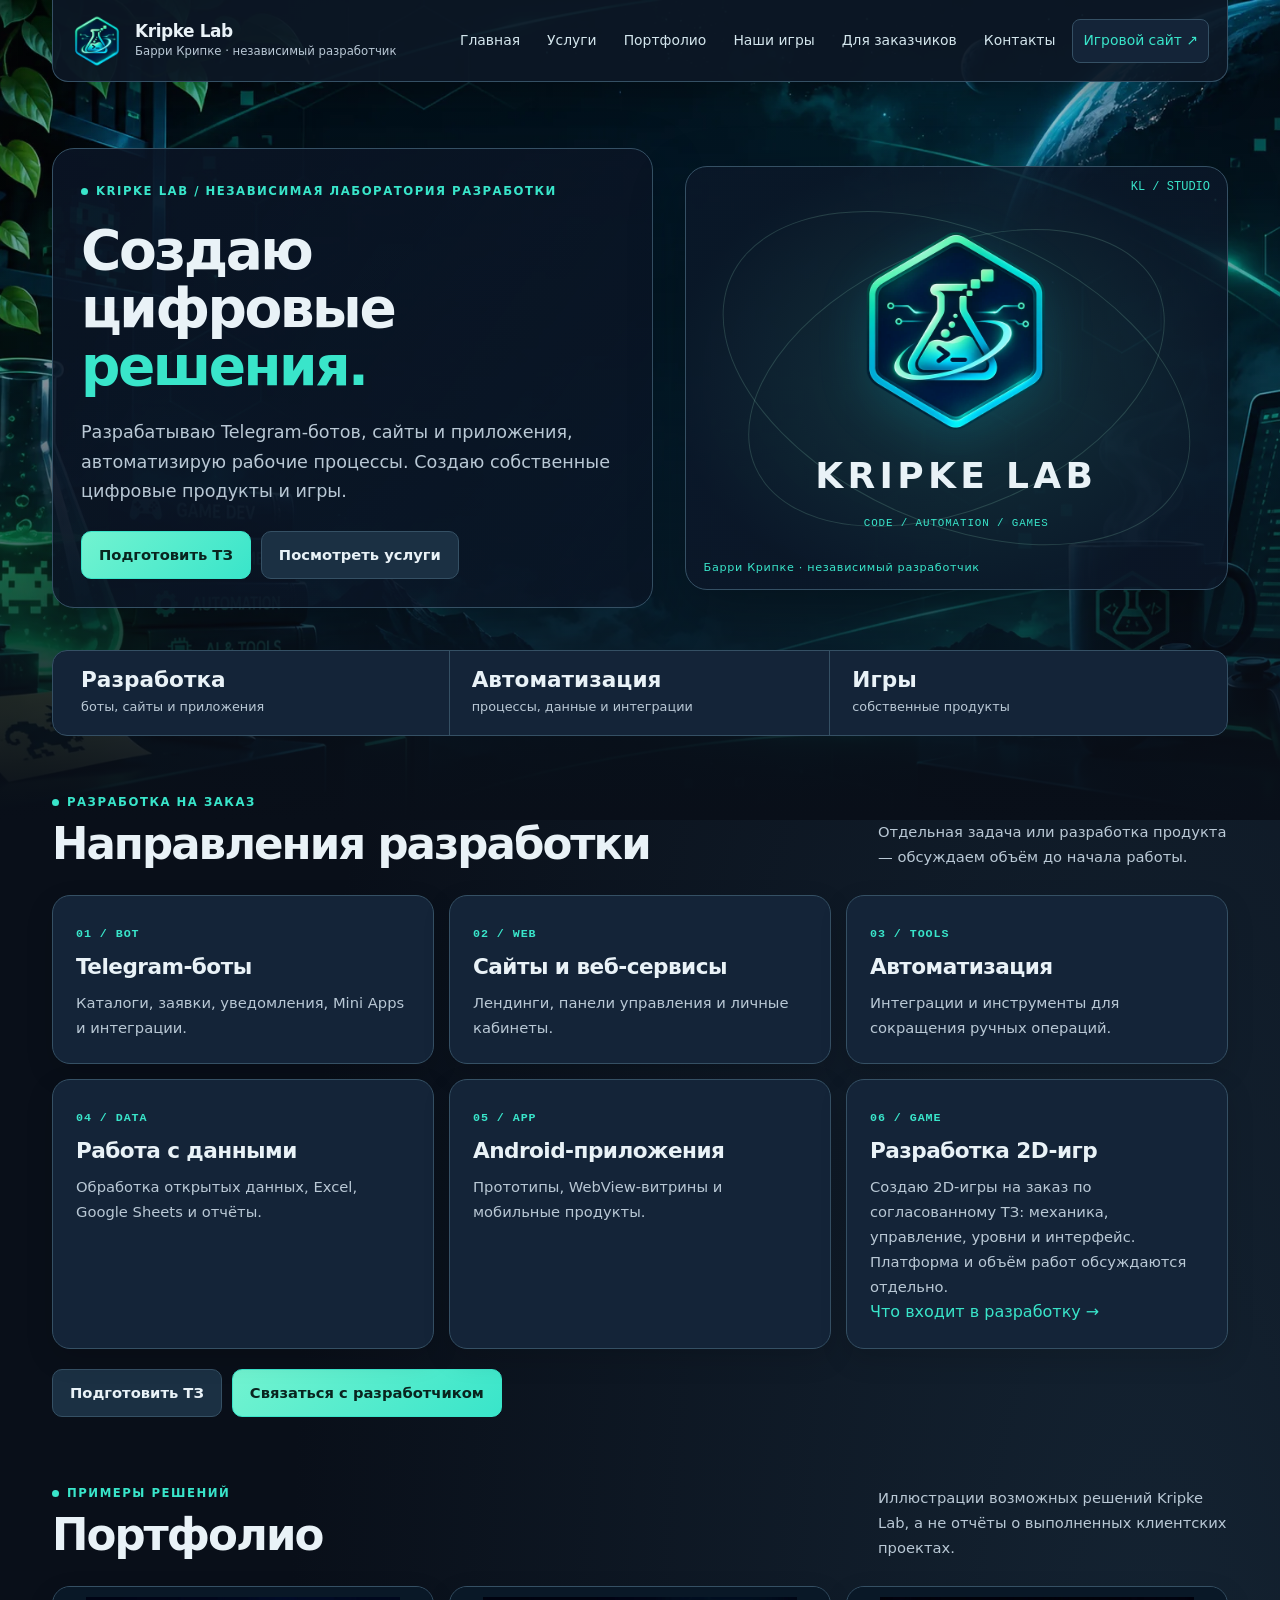
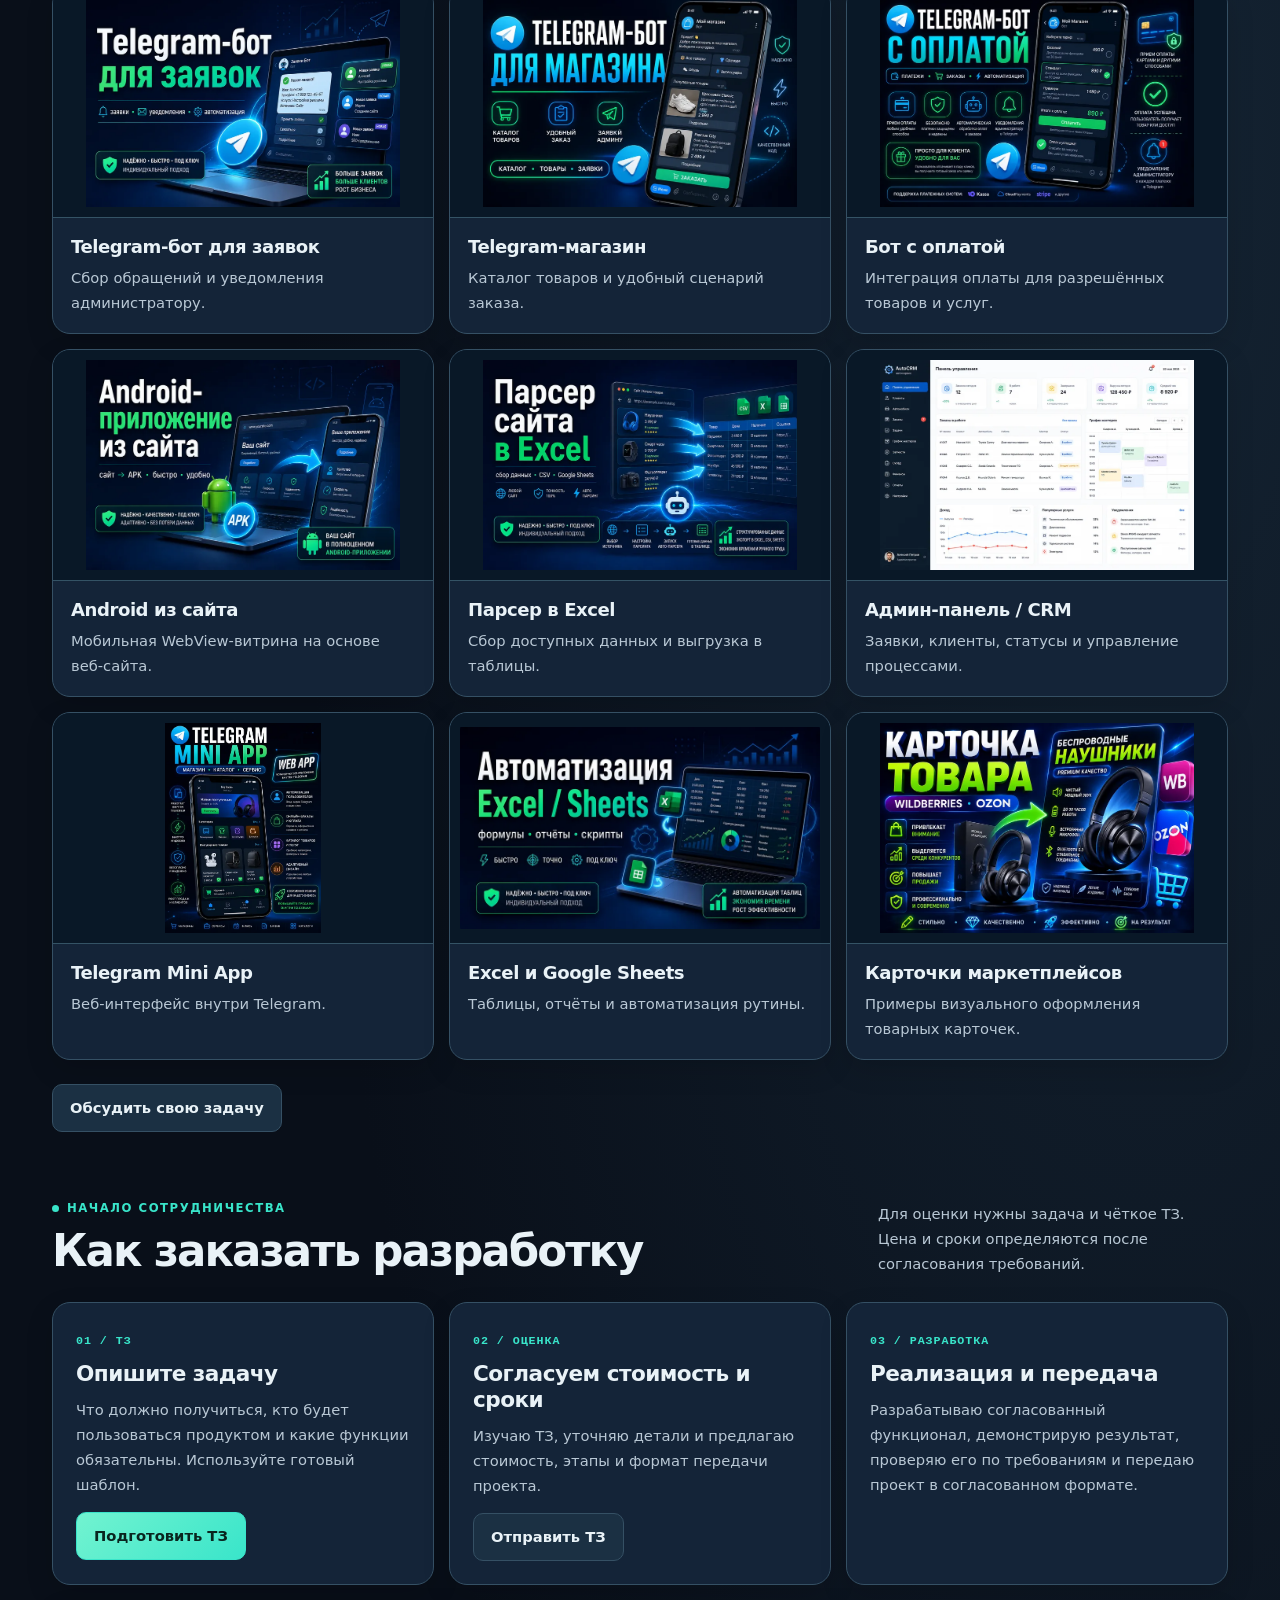
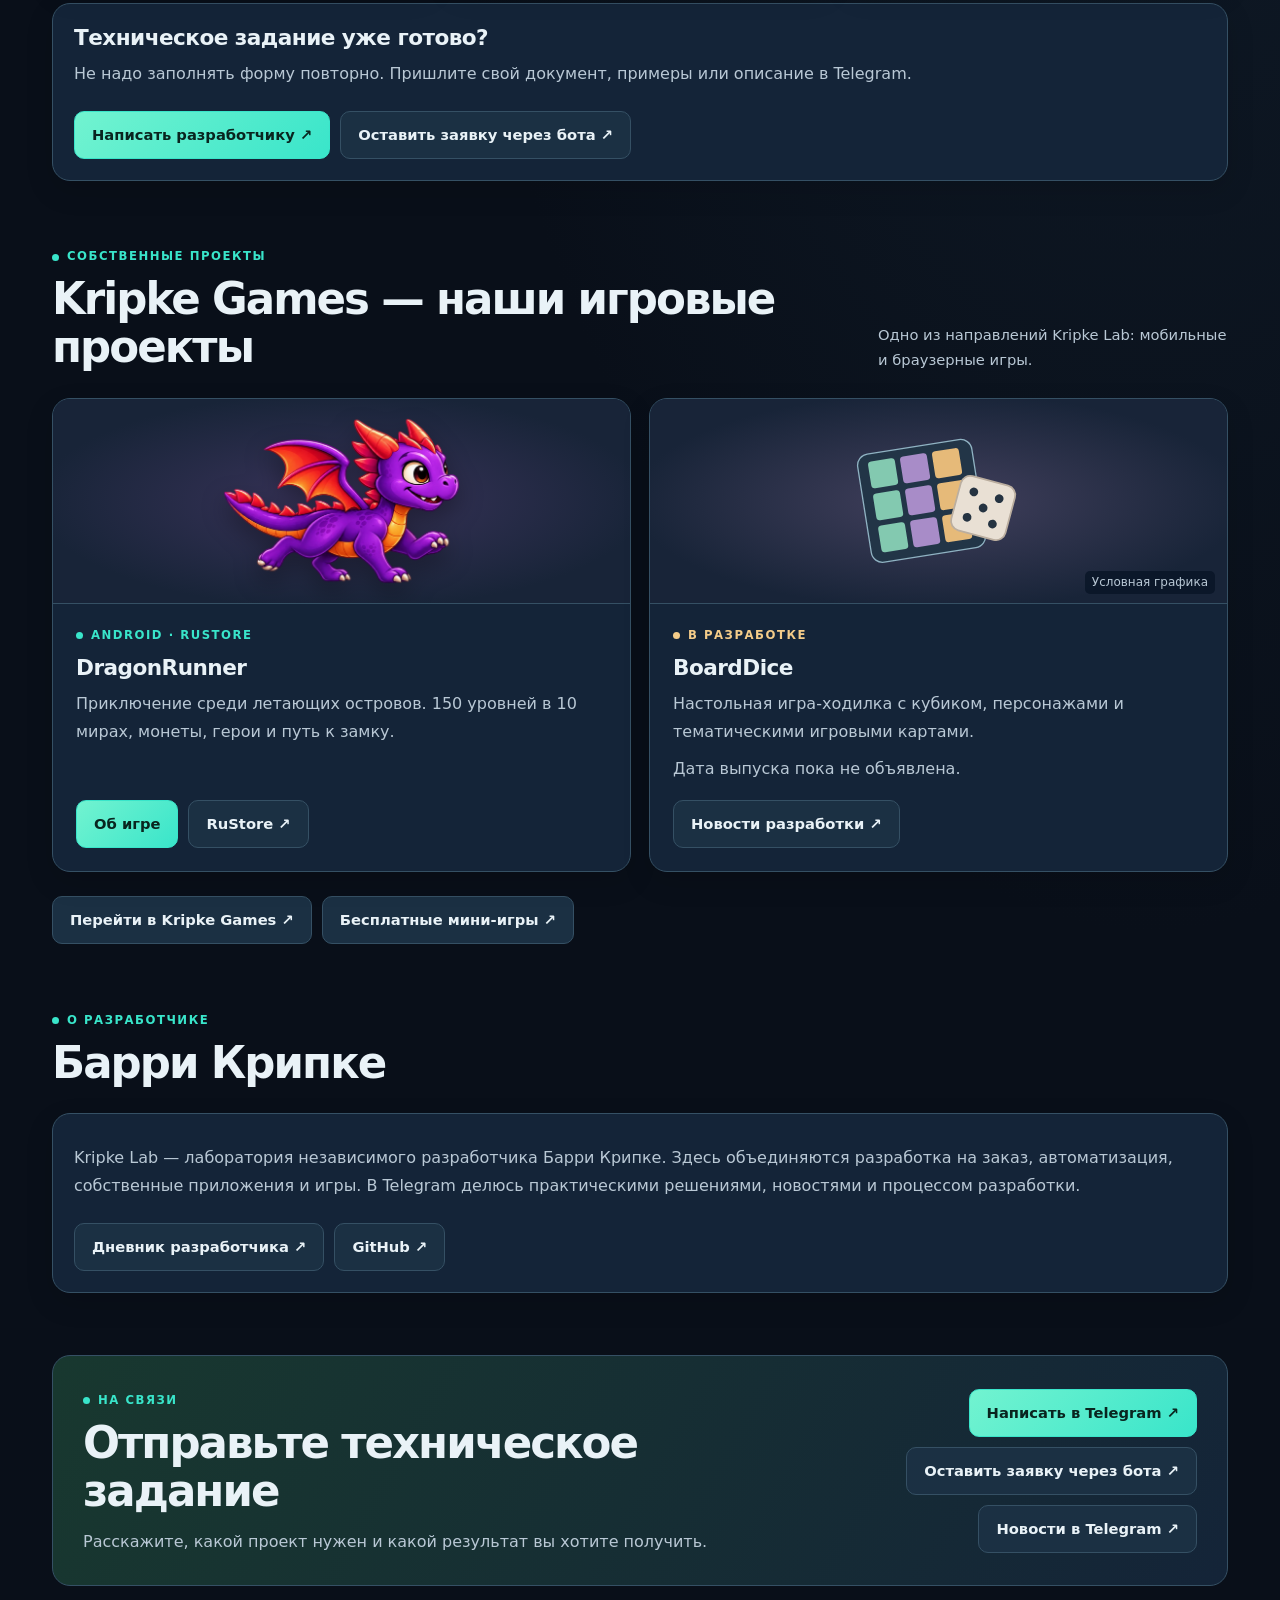
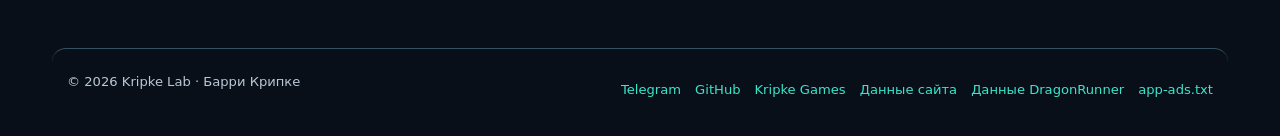
<file: index.html>
<!DOCTYPE html>

<html lang="ru"><head><meta charset="utf-8"/><meta content="width=device-width,initial-scale=1" name="viewport"/><meta content="#090f19" name="theme-color"/><title>Kripke Lab — автоматизация, боты, сайты и игры</title><meta content="Барри Крипке: разработка Telegram-ботов, сайтов, приложений, автоматизация процессов и собственные игры." name="description"/><link href="https://barrikripke.github.io/kripke-lab/" rel="canonical"/><meta content="website" property="og:type"/><meta content="Kripke Lab — автоматизация, боты, сайты и игры" property="og:title"/><meta content="Барри Крипке: разработка Telegram-ботов, сайтов, приложений, автоматизация процессов и собственные игры." property="og:description"/><meta content="https://barrikripke.github.io/kripke-lab/" property="og:url"/><meta content="https://barrikripke.github.io/kripke-lab/social-preview.png" property="og:image"/><link href="kripke-mark.svg" rel="icon" type="image/svg+xml"/><link href="kripke.css?v=55" rel="stylesheet"/></head><body><a class="skip" href="#main">К содержанию</a><div class="wrap"><header class="head"><a class="brand" href="index.html"><img alt="" height="46" src="kripke-emblem.webp" width="46"/><span><b>Kripke Lab</b><small>Барри Крипке · независимый разработчик</small></span></a><nav aria-label="Основная навигация" class="nav"><a href="index.html">Главная</a><a href="index.html#services">Услуги</a><a href="index.html#portfolio">Портфолио</a><a href="index.html#games">Наши игры</a><a href="index.html#resources">Для заказчиков</a><a href="index.html#contacts">Контакты</a><a class="switch" href="https://barrikripke.github.io/">Игровой сайт ↗</a></nav></header><main id="main"><section class="hero"><div><span class="kicker">Kripke Lab / Независимая лаборатория разработки</span><h1>Создаю цифровые <span>решения.</span></h1><p class="lead">Разрабатываю Telegram-ботов, сайты и приложения, автоматизирую рабочие процессы. Создаю собственные цифровые продукты и игры.</p><div class="actions"><a class="btn primary" href="brief.html">Подготовить ТЗ</a><a class="btn" href="#services">Посмотреть услуги</a></div></div><div class="art studio-art"><span class="id">KL / STUDIO</span><div class="studio-core"><img alt="" height="208" src="kripke-emblem.webp" width="208"/><b>KRIPKE LAB</b><small>CODE / AUTOMATION / GAMES</small></div><span class="tag">Барри Крипке · независимый разработчик</span></div></section><div class="strip lab-strip"><div><b>Разработка</b><small>боты, сайты и приложения</small></div><div><b>Автоматизация</b><small>процессы, данные и интеграции</small></div><div><b>Игры</b><small>собственные продукты</small></div></div><section class="section" id="services"><div class="sectionhead"><div><span class="kicker">Разработка на заказ</span><h2>Направления разработки</h2></div><p>Отдельная задача или разработка продукта — обсуждаем объём до начала работы.</p></div><div class="grid3"><article class="detail"><span class="num">01 / BOT</span><h3>Telegram-боты</h3><p>Каталоги, заявки, уведомления, Mini Apps и интеграции.</p></article><article class="detail"><span class="num">02 / WEB</span><h3>Сайты и веб-сервисы</h3><p>Лендинги, панели управления и личные кабинеты.</p></article><article class="detail"><span class="num">03 / TOOLS</span><h3>Автоматизация</h3><p>Интеграции и инструменты для сокращения ручных операций.</p></article><article class="detail"><span class="num">04 / DATA</span><h3>Работа с данными</h3><p>Обработка открытых данных, Excel, Google Sheets и отчёты.</p></article><article class="detail"><span class="num">05 / APP</span><h3>Android-приложения</h3><p>Прототипы, WebView-витрины и мобильные продукты.</p></article><article class="detail"><span class="num">06 / GAME</span><h3>Разработка 2D-игр</h3><p>Создаю 2D-игры на заказ по согласованному ТЗ: механика, управление, уровни и интерфейс. Платформа и объём работ обсуждаются отдельно.</p><a class="textlink" href="release-checklist.html">Что входит в разработку →</a></article></div><div class="actions service-actions"><a class="btn" href="brief.html">Подготовить ТЗ</a><a class="btn primary" href="#contacts">Связаться с разработчиком</a></div></section><section class="ad-slot" hidden="" id="ad-lab-home"><!-- Рекламное место отключено до одобрения РСЯ. --></section><section class="section" id="portfolio"><div class="sectionhead"><div><span class="kicker">Примеры решений</span><h2>Портфолио</h2></div><p>Иллюстрации возможных решений Kripke Lab, а не отчёты о выполненных клиентских проектах.</p></div><div class="grid3 portfolio-grid"><article class="card portfolio-card"><div class="portfolio-visual"><img alt="Telegram-бот для заявок — иллюстрация направления" height="533" src="portfolio-telegram-zayavki.webp" width="800"/></div><div class="cardbody"><h3>Telegram-бот для заявок</h3><p>Сбор обращений и уведомления администратору.</p></div></article><article class="card portfolio-card"><div class="portfolio-visual"><img alt="Telegram-магазин — иллюстрация направления" height="533" src="portfolio-telegram-shop.webp" width="800"/></div><div class="cardbody"><h3>Telegram-магазин</h3><p>Каталог товаров и удобный сценарий заказа.</p></div></article><article class="card portfolio-card"><div class="portfolio-visual"><img alt="Бот с оплатой — иллюстрация направления" height="533" src="portfolio-telegram-payment.webp" width="800"/></div><div class="cardbody"><h3>Бот с оплатой</h3><p>Интеграция оплаты для разрешённых товаров и услуг.</p></div></article><article class="card portfolio-card"><div class="portfolio-visual"><img alt="Android из сайта — иллюстрация направления" height="533" src="portfolio-android-site.webp" width="800"/></div><div class="cardbody"><h3>Android из сайта</h3><p>Мобильная WebView-витрина на основе веб-сайта.</p></div></article><article class="card portfolio-card"><div class="portfolio-visual"><img alt="Парсер в Excel — иллюстрация направления" height="533" src="portfolio-parser-excel.webp" width="800"/></div><div class="cardbody"><h3>Парсер в Excel</h3><p>Сбор доступных данных и выгрузка в таблицы.</p></div></article><article class="card portfolio-card"><div class="portfolio-visual"><img alt="Админ-панель / CRM — иллюстрация направления" height="533" src="portfolio-admin-panel.webp" width="800"/></div><div class="cardbody"><h3>Админ-панель / CRM</h3><p>Заявки, клиенты, статусы и управление процессами.</p></div></article><article class="card portfolio-card"><div class="portfolio-visual"><img alt="Telegram Mini App — иллюстрация направления" height="650" src="portfolio-telegram-miniapp.webp" width="487"/></div><div class="cardbody"><h3>Telegram Mini App</h3><p>Веб-интерфейс внутри Telegram.</p></div></article><article class="card portfolio-card"><div class="portfolio-visual"><img alt="Excel и Google Sheets — иллюстрация направления" height="450" src="portfolio-excel-sheets.webp" width="800"/></div><div class="cardbody"><h3>Excel и Google Sheets</h3><p>Таблицы, отчёты и автоматизация рутины.</p></div></article><article class="card portfolio-card"><div class="portfolio-visual"><img alt="Карточки маркетплейсов — иллюстрация направления" height="533" src="portfolio-marketplace-card.webp" width="800"/></div><div class="cardbody"><h3>Карточки маркетплейсов</h3><p>Примеры визуального оформления товарных карточек.</p></div></article></div><div class="actions"><a class="btn" href="#contacts">Обсудить свою задачу</a></div></section><section class="section" id="resources"><div class="sectionhead"><div><span class="kicker">Начало сотрудничества</span><h2>Как заказать разработку</h2></div><p>Для оценки нужны задача и чёткое ТЗ. Цена и сроки определяются после согласования требований.</p></div><div class="grid3"><article class="detail"><span class="num">01 / ТЗ</span><h3>Опишите задачу</h3><p>Что должно получиться, кто будет пользоваться продуктом и какие функции обязательны. Используйте готовый шаблон.</p><a class="btn primary" href="brief.html">Подготовить ТЗ</a></article><article class="detail"><span class="num">02 / ОЦЕНКА</span><h3>Согласуем стоимость и сроки</h3><p>Изучаю ТЗ, уточняю детали и предлагаю стоимость, этапы и формат передачи проекта.</p><a class="btn" href="index.html#contacts">Отправить ТЗ</a></article><article class="detail"><span class="num">03 / РАЗРАБОТКА</span><h3>Реализация и передача</h3><p>Разрабатываю согласованный функционал, демонстрирую результат, проверяю его по требованиям и передаю проект в согласованном формате.</p></article></div><div class="note" style="margin-top:18px"><h3>Техническое задание уже готово?</h3><p>Не надо заполнять форму повторно. Пришлите свой документ, примеры или описание в Telegram.</p><div class="actions"><a class="btn primary" href="https://t.me/kripke_barry">Написать разработчику ↗</a><a class="btn" href="https://t.me/kripke_lab_bot">Оставить заявку через бота ↗</a></div></div></section><section class="section" id="games"><div class="sectionhead"><div><span class="kicker">Собственные проекты</span><h2>Kripke Games — наши игровые проекты</h2></div><p>Одно из направлений Kripke Lab: мобильные и браузерные игры.</p></div><div class="cards"><article class="card"><div class="visual"><img alt="Дракончик DragonRunner" height="707" src="dragonrunner-hero.webp" width="1000"/></div><div class="cardbody"><span class="kicker">Android · RuStore</span><h3>DragonRunner</h3><p>Приключение среди летающих островов. 150 уровней в 10 мирах, монеты, герои и путь к замку.</p><div class="actions"><a class="btn primary" href="https://barrikripke.github.io/dragonrunner.html">Об игре</a><a class="btn" href="https://www.rustore.ru/catalog/app/org.dragonrunner.islands">RuStore ↗</a></div></div></article><article class="card"><div class="visual board"><svg aria-hidden="true" viewbox="0 0 200 150" xmlns="http://www.w3.org/2000/svg"><g transform="translate(15 12) rotate(-9 68 65)"><rect fill="#223547" height="125" rx="13" stroke="#8fb2c2" stroke-width="1.5" width="132"></rect><rect fill="#83c9b0" height="31" rx="4" width="31" x="12" y="9"></rect><rect fill="#a88cc8" height="31" rx="4" width="31" x="49" y="9"></rect><rect fill="#e6ba79" height="31" rx="4" width="31" x="86" y="9"></rect><rect fill="#83c9b0" height="31" rx="4" width="31" x="12" y="46"></rect><rect fill="#a88cc8" height="31" rx="4" width="31" x="49" y="46"></rect><rect fill="#e6ba79" height="31" rx="4" width="31" x="86" y="46"></rect><rect fill="#83c9b0" height="31" rx="4" width="31" x="12" y="83"></rect><rect fill="#a88cc8" height="31" rx="4" width="31" x="49" y="83"></rect><rect fill="#e6ba79" height="31" rx="4" width="31" x="86" y="83"></rect></g><g transform="translate(119 51) rotate(15 32 32)"><rect fill="#e9e0d4" height="64" rx="11" stroke="#bbae9f" stroke-width="2" width="64"></rect><circle cx="17" cy="17" fill="#253341" r="5"></circle><circle cx="47" cy="17" fill="#253341" r="5"></circle><circle cx="32" cy="32" fill="#253341" r="5"></circle><circle cx="17" cy="47" fill="#253341" r="5"></circle><circle cx="47" cy="47" fill="#253341" r="5"></circle></g></svg><span class="smallnote">Условная графика</span></div><div class="cardbody"><span class="kicker pending">В разработке</span><h3>BoardDice</h3><p>Настольная игра-ходилка с кубиком, персонажами и тематическими игровыми картами.</p><p>Дата выпуска пока не объявлена.</p><div class="actions"><a class="btn" href="https://t.me/kripkelab">Новости разработки ↗</a></div></div></article></div><div class="actions"><a class="btn" href="https://barrikripke.github.io/">Перейти в Kripke Games ↗</a><a class="btn" href="https://barrikripke.github.io/mini-games.html">Бесплатные мини-игры ↗</a></div></section><section class="section" id="about"><div class="sectionhead"><div><span class="kicker">О разработчике</span><h2>Барри Крипке</h2></div></div><div class="note"><p>Kripke Lab — лаборатория независимого разработчика Барри Крипке. Здесь объединяются разработка на заказ, автоматизация, собственные приложения и игры. В Telegram делюсь практическими решениями, новостями и процессом разработки.</p><div class="actions"><a class="btn" href="https://t.me/kripkelab">Дневник разработчика ↗</a><a class="btn" href="https://github.com/BarriKripke">GitHub ↗</a></div></div></section><section class="section" id="contacts"><div class="callout"><div><span class="kicker">На связи</span><h2>Отправьте техническое задание</h2><p>Расскажите, какой проект нужен и какой результат вы хотите получить.</p></div><div class="actions"><a class="btn primary" href="https://t.me/kripke_barry">Написать в Telegram ↗</a><a class="btn" href="https://t.me/kripke_lab_bot">Оставить заявку через бота ↗</a><a class="btn" href="https://t.me/kripkelab">Новости в Telegram ↗</a></div></div></section></main><footer class="foot"><span>© 2026 Kripke Lab · Барри Крипке</span><div class="footlinks"><a href="https://t.me/kripkelab">Telegram</a><a href="https://github.com/BarriKripke">GitHub</a><a href="https://barrikripke.github.io/">Kripke Games</a><a href="website-privacy.html">Данные сайта</a><a href="https://barrikripke.github.io/dragonrunner-privacy.html">Данные DragonRunner</a><a href="https://barrikripke.github.io/app-ads.txt">app-ads.txt</a></div></footer></div><div aria-hidden="true" class="boot" hidden="" id="boot"><div class="bootbox"><div class="boothead"><img alt="" src="kripke-emblem.webp"/><div><b>KRIPKE LAB</b><small>STUDIO / BOOT SEQUENCE</small></div></div><div class="bootlines"><div style="--d:0s"><span>[ OK ]</span> Инициализация лаборатории</div><div style="--d:.3s"><span>[ OK ]</span> Игровые проекты</div><div style="--d:.6s"><span>[ OK ]</span> Разработка и автоматизация</div><div style="--d:.9s"><span>[ OK ]</span> Интерфейс готов</div></div><div class="bootbar"><i></i></div><div class="bootbottom"><span>Добро пожаловать в Kripke Lab</span><button id="bootSkip" type="button">Пропустить</button></div></div></div><script>(()=>{const b=document.getElementById('boot'),skip=document.getElementById('bootSkip');if(!b||!skip)return;let seen=false;try{seen=sessionStorage.getItem('kripkeBoot')==='1'}catch(e){}if(seen||location.hash||matchMedia('(prefers-reduced-motion: reduce)').matches)return;const wrap=document.querySelector('.wrap');let timer;const onKey=e=>{if(e.key==='Escape')finish();};function finish(){clearTimeout(timer);b.hidden=true;b.setAttribute('aria-hidden','true');wrap.inert=false;document.removeEventListener('keydown',onKey);try{sessionStorage.setItem('kripkeBoot','1')}catch(e){}if(document.activeElement===skip)document.querySelector('.brand').focus();}b.hidden=false;b.setAttribute('aria-hidden','false');wrap.inert=true;skip.addEventListener('click',finish);document.addEventListener('keydown',onKey);timer=setTimeout(finish,2200);})();</script></body></html>
</file>
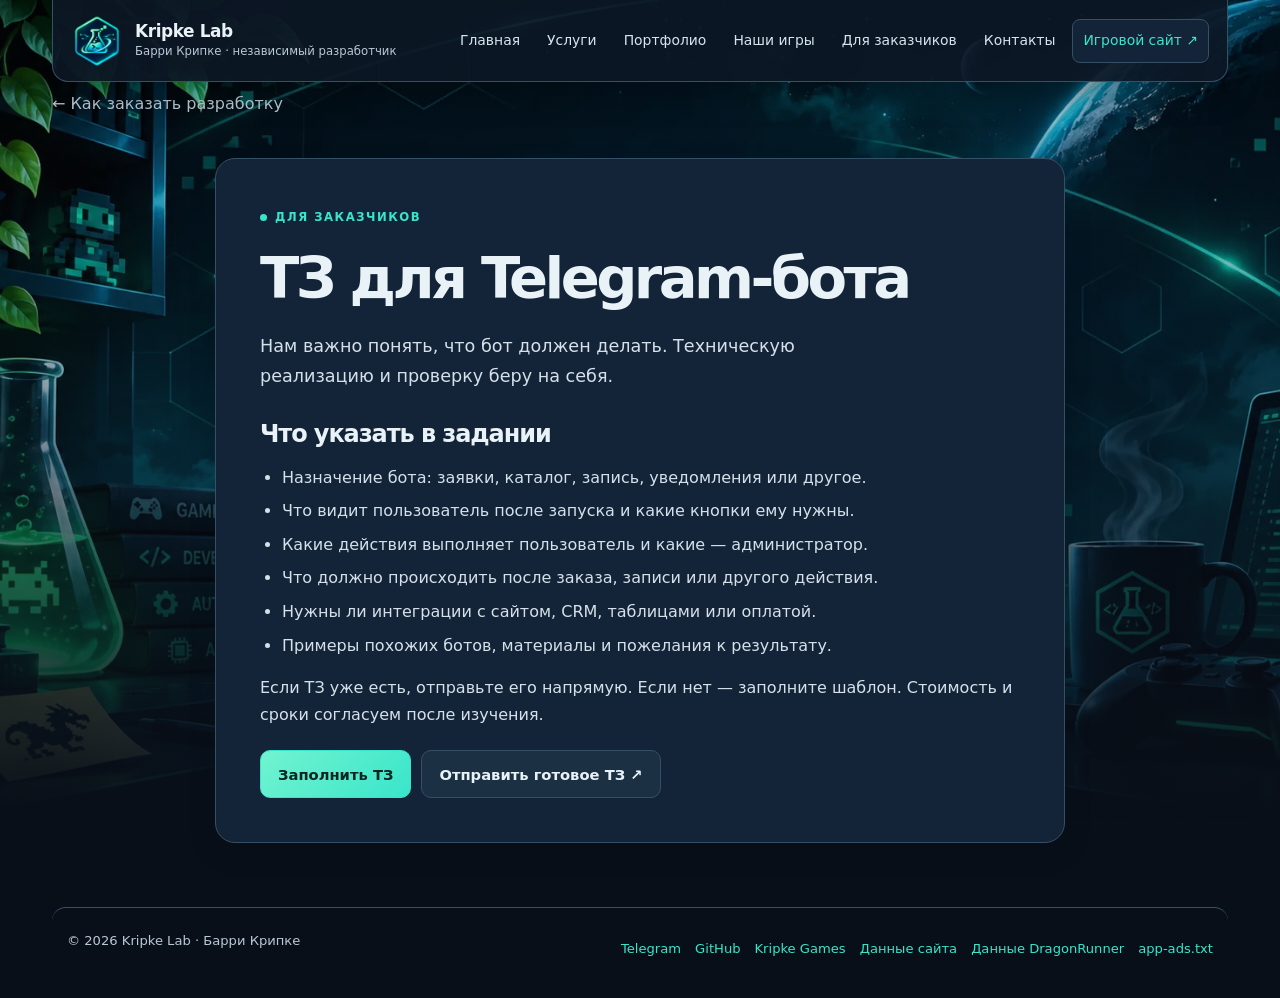
<file: bot-checklist.html>
<!DOCTYPE html>

<html lang="ru"><head><meta charset="utf-8"/><meta content="width=device-width,initial-scale=1" name="viewport"/><meta content="#090f19" name="theme-color"/><title>ТЗ для Telegram-бота | Kripke Lab</title><meta content="Что указать в техническом задании на Telegram-бота." name="description"/><link href="https://barrikripke.github.io/kripke-lab/bot-checklist.html" rel="canonical"/><meta content="ТЗ для Telegram-бота" property="og:title"/><meta content="Что указать в техническом задании на Telegram-бота." property="og:description"/><meta content="https://barrikripke.github.io/kripke-lab/social-preview.png" property="og:image"/><link href="kripke-mark.svg" rel="icon" type="image/svg+xml"/><link href="kripke.css?v=55" rel="stylesheet"/></head><body><a class="skip" href="#main">К содержанию</a><div class="wrap"><header class="head"><a class="brand" href="index.html"><img alt="" height="46" src="kripke-emblem.webp" width="46"/><span><b>Kripke Lab</b><small>Барри Крипке · независимый разработчик</small></span></a><nav aria-label="Основная навигация" class="nav"><a href="index.html">Главная</a><a href="index.html#services">Услуги</a><a href="index.html#portfolio">Портфолио</a><a href="index.html#games">Наши игры</a><a href="index.html#resources">Для заказчиков</a><a href="index.html#contacts">Контакты</a><a class="switch" href="https://barrikripke.github.io/">Игровой сайт ↗</a></nav></header><main id="main"><a class="back" href="index.html#resources">← Как заказать разработку</a><article class="article"><span class="kicker">Для заказчиков</span><h1>ТЗ для Telegram-бота</h1><p class="lead">Нам важно понять, что бот должен делать. Техническую реализацию и проверку беру на себя.</p><h2>Что указать в задании</h2><ul><li>Назначение бота: заявки, каталог, запись, уведомления или другое.</li><li>Что видит пользователь после запуска и какие кнопки ему нужны.</li><li>Какие действия выполняет пользователь и какие — администратор.</li><li>Что должно происходить после заказа, записи или другого действия.</li><li>Нужны ли интеграции с сайтом, CRM, таблицами или оплатой.</li><li>Примеры похожих ботов, материалы и пожелания к результату.</li></ul><p>Если ТЗ уже есть, отправьте его напрямую. Если нет — заполните шаблон. Стоимость и сроки согласуем после изучения.</p><div class="actions"><a class="btn primary" href="brief.html">Заполнить ТЗ</a><a class="btn" href="https://t.me/kripke_barry">Отправить готовое ТЗ ↗</a></div></article></main><footer class="foot"><span>© 2026 Kripke Lab · Барри Крипке</span><div class="footlinks"><a href="https://t.me/kripkelab">Telegram</a><a href="https://github.com/BarriKripke">GitHub</a><a href="https://barrikripke.github.io/">Kripke Games</a><a href="website-privacy.html">Данные сайта</a><a href="https://barrikripke.github.io/dragonrunner-privacy.html">Данные DragonRunner</a><a href="https://barrikripke.github.io/app-ads.txt">app-ads.txt</a></div></footer></div></body></html>
</file>
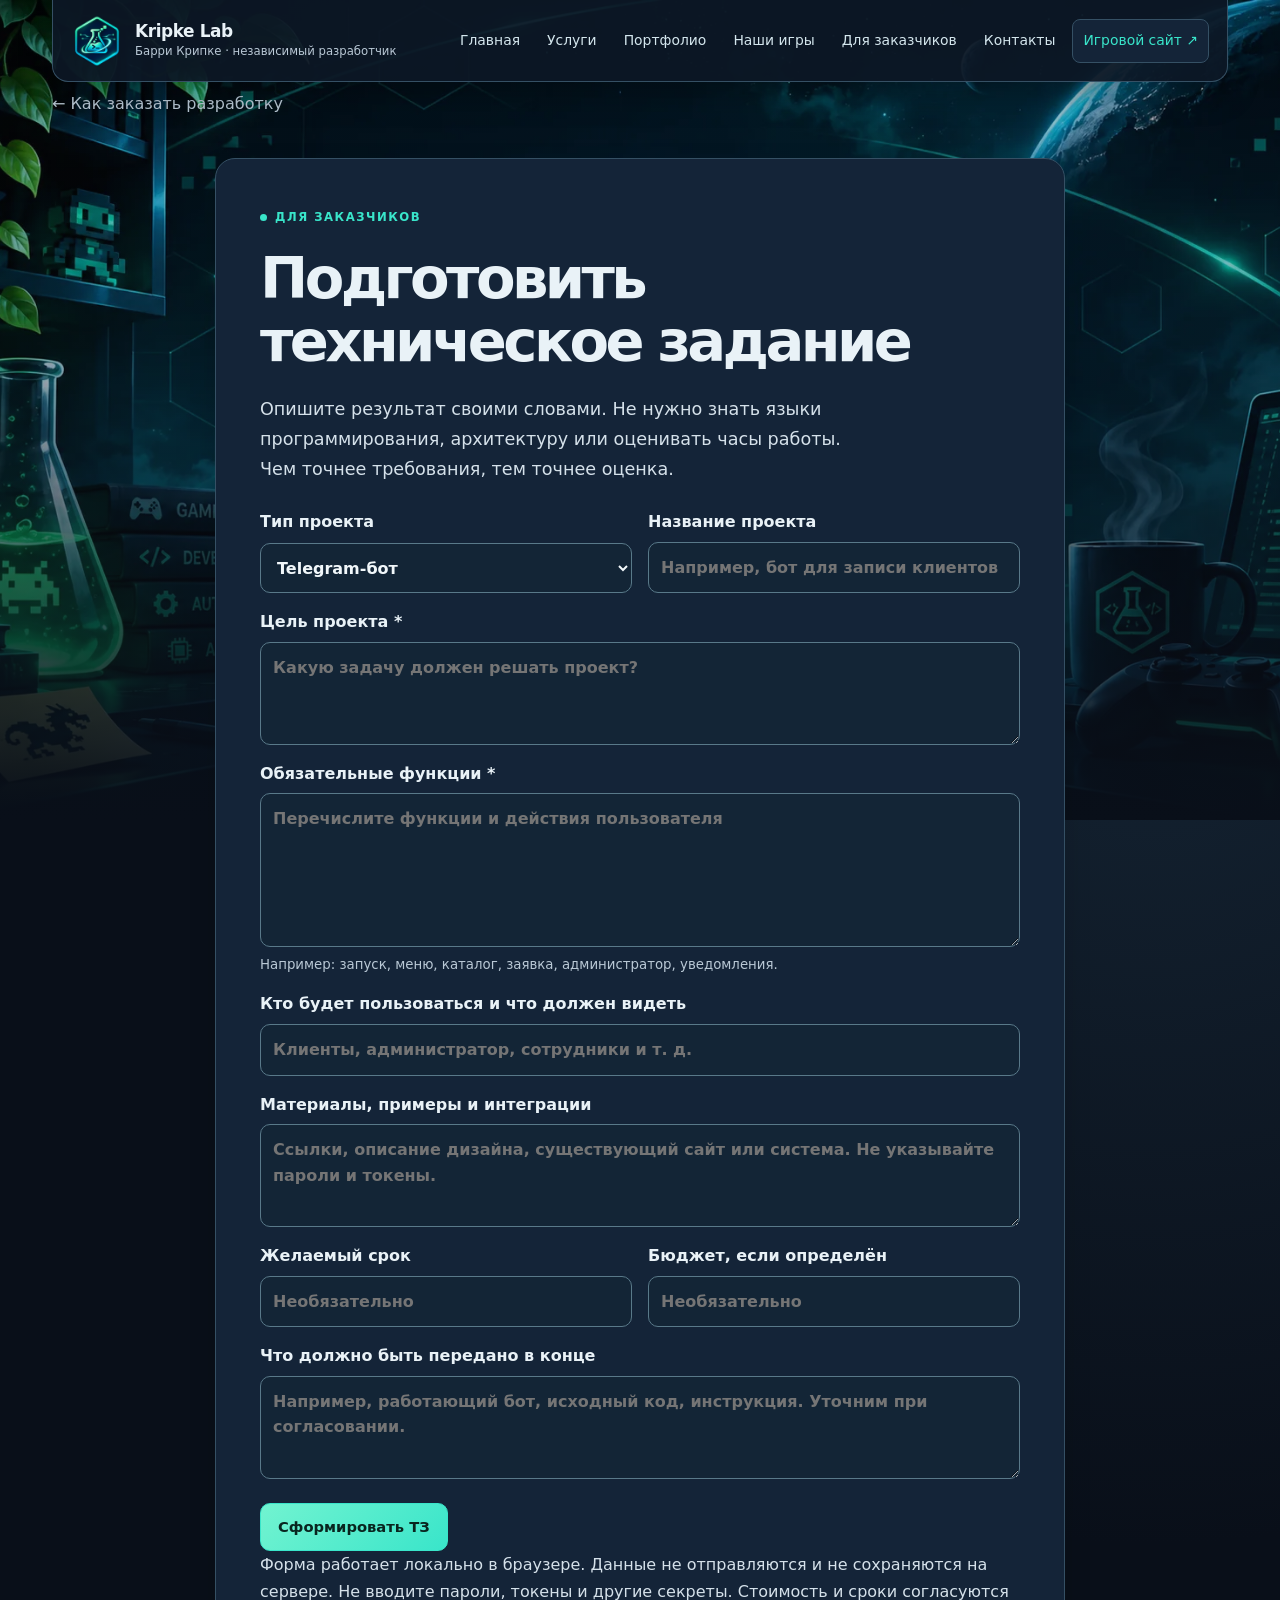
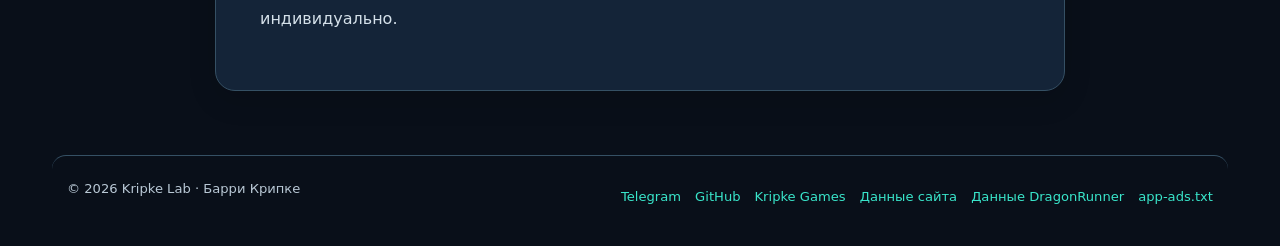
<file: brief.html>
<!DOCTYPE html>

<html lang="ru"><head><meta charset="utf-8"/><meta content="width=device-width,initial-scale=1" name="viewport"/><meta content="#090f19" name="theme-color"/><title>Подготовить техническое задание | Kripke Lab</title><meta content="Шаблон ТЗ для ботов, сайтов, автоматизации, приложений и игр. Заполните и отправьте разработчику." name="description"/><link href="https://barrikripke.github.io/kripke-lab/brief.html" rel="canonical"/><meta content="Подготовить техническое задание" property="og:title"/><meta content="Шаблон ТЗ для ботов, сайтов, автоматизации, приложений и игр. Заполните и отправьте разработчику." property="og:description"/><meta content="https://barrikripke.github.io/kripke-lab/social-preview.png" property="og:image"/><link href="kripke-mark.svg" rel="icon" type="image/svg+xml"/><link href="kripke.css?v=55" rel="stylesheet"/></head><body><a class="skip" href="#main">К содержанию</a><div class="wrap"><header class="head"><a class="brand" href="index.html"><img alt="" height="46" src="kripke-emblem.webp" width="46"/><span><b>Kripke Lab</b><small>Барри Крипке · независимый разработчик</small></span></a><nav aria-label="Основная навигация" class="nav"><a href="index.html">Главная</a><a href="index.html#services">Услуги</a><a href="index.html#portfolio">Портфолио</a><a href="index.html#games">Наши игры</a><a href="index.html#resources">Для заказчиков</a><a href="index.html#contacts">Контакты</a><a class="switch" href="https://barrikripke.github.io/">Игровой сайт ↗</a></nav></header><main id="main"><a class="back" href="index.html#resources">← Как заказать разработку</a><article class="article"><span class="kicker">Для заказчиков</span><h1>Подготовить техническое задание</h1><p class="lead">Опишите результат своими словами. Не нужно знать языки программирования, архитектуру или оценивать часы работы. Чем точнее требования, тем точнее оценка.</p><form id="brief-form"><div class="brief-grid"><label>Тип проекта<select id="kind"><option>Telegram-бот</option><option>Сайт или веб-сервис</option><option>Автоматизация</option><option>Android-приложение</option><option>2D-игра</option><option>Другое</option></select></label><label>Название проекта<input id="name" maxlength="180" placeholder="Например, бот для записи клиентов"/></label><label class="wide">Цель проекта *<textarea id="goal" maxlength="4000" placeholder="Какую задачу должен решать проект?" required="" rows="3"></textarea></label><label class="wide">Обязательные функции *<textarea id="features" maxlength="8000" placeholder="Перечислите функции и действия пользователя" required="" rows="5"></textarea><small id="hint"></small></label><label class="wide">Кто будет пользоваться и что должен видеть<input id="users" maxlength="1000" placeholder="Клиенты, администратор, сотрудники и т. д."/></label><label class="wide">Материалы, примеры и интеграции<textarea id="examples" maxlength="3000" placeholder="Ссылки, описание дизайна, существующий сайт или система. Не указывайте пароли и токены." rows="3"></textarea></label><label>Желаемый срок<input id="deadline" maxlength="150" placeholder="Необязательно"/></label><label>Бюджет, если определён<input id="budget" maxlength="150" placeholder="Необязательно"/></label><label class="wide">Что должно быть передано в конце<textarea id="delivery" maxlength="3000" placeholder="Например, работающий бот, исходный код, инструкция. Уточним при согласовании." rows="3"></textarea></label></div><div class="actions"><button class="btn primary" type="submit">Сформировать ТЗ</button></div></form><section hidden="" id="brief-result"><h2>Готовое ТЗ</h2><label for="brief-text">Проверьте текст перед отправкой.</label><textarea id="brief-text" rows="14"></textarea><div class="actions"><button class="btn primary" id="copy-brief" type="button">Скопировать ТЗ</button><button class="btn" id="save-brief" type="button">Скачать TXT</button><a class="btn" href="https://t.me/kripke_barry" rel="noopener noreferrer" target="_blank">Открыть Telegram ↗</a></div><p>Вставьте скопированное ТЗ в сообщение или прикрепите файл. Отправка автоматически не выполняется.</p><p aria-live="polite" id="brief-status" role="status"></p></section><p class="brief-note">Форма работает локально в браузере. Данные не отправляются и не сохраняются на сервере. Не вводите пароли, токены и другие секреты. Стоимость и сроки согласуются индивидуально.</p><noscript><p>Для формирования ТЗ включите JavaScript или <a href="https://t.me/kripke_barry">напишите разработчику</a>.</p></noscript></article></main><footer class="foot"><span>© 2026 Kripke Lab · Барри Крипке</span><div class="footlinks"><a href="https://t.me/kripkelab">Telegram</a><a href="https://github.com/BarriKripke">GitHub</a><a href="https://barrikripke.github.io/">Kripke Games</a><a href="website-privacy.html">Данные сайта</a><a href="https://barrikripke.github.io/dragonrunner-privacy.html">Данные DragonRunner</a><a href="https://barrikripke.github.io/app-ads.txt">app-ads.txt</a></div></footer></div><script defer="" src="brief.js?v=55"></script></body></html>
</file>
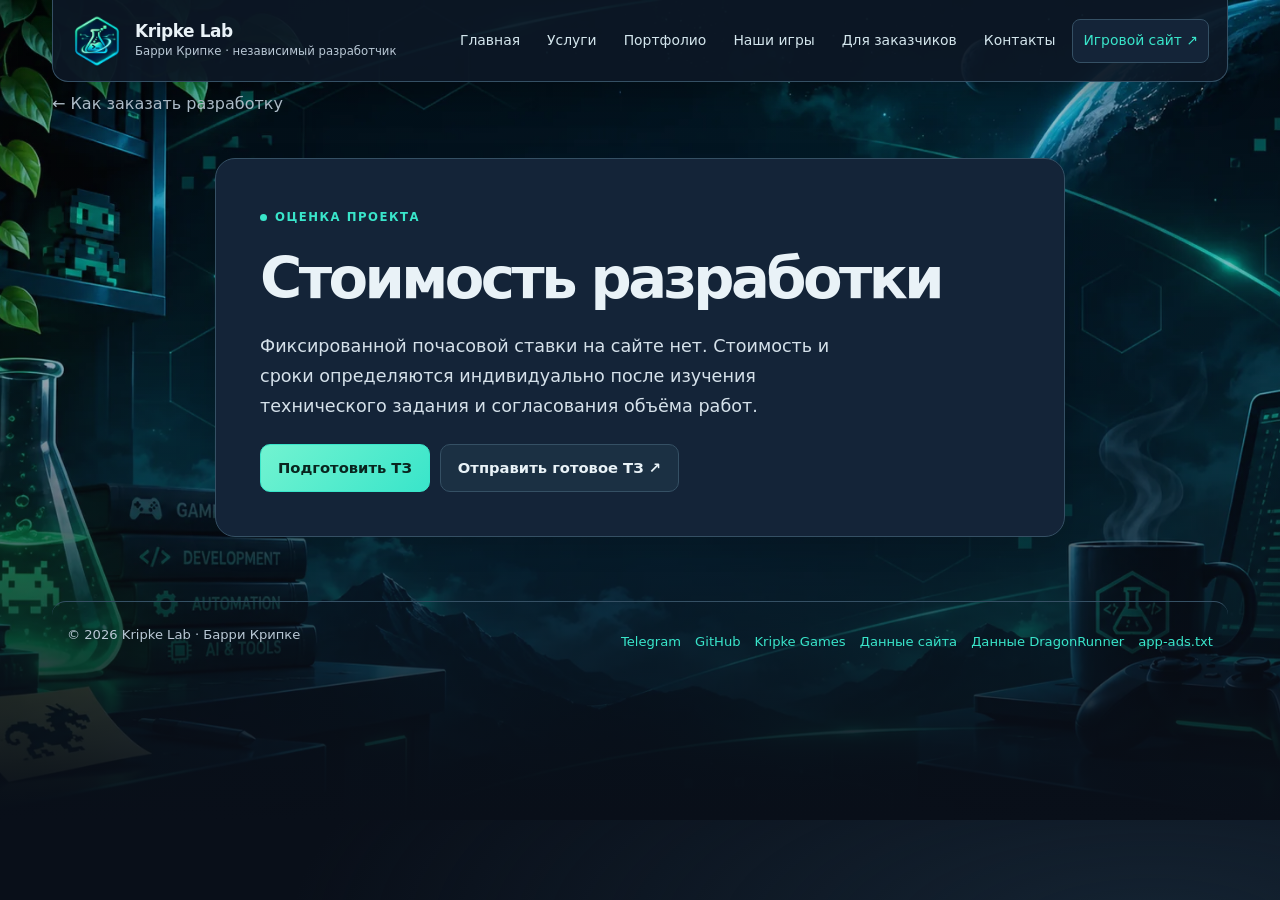
<file: project-calculator.html>
<!DOCTYPE html>

<html lang="ru"><head><meta charset="utf-8"/><meta content="width=device-width,initial-scale=1" name="viewport"/><meta content="#090f19" name="theme-color"/><title>Стоимость разработки | Kripke Lab</title><meta content="Индивидуальная оценка разработки после получения ТЗ." name="description"/><link href="https://barrikripke.github.io/kripke-lab/project-calculator.html" rel="canonical"/><meta content="Стоимость разработки" property="og:title"/><meta content="Индивидуальная оценка разработки после получения ТЗ." property="og:description"/><meta content="https://barrikripke.github.io/kripke-lab/social-preview.png" property="og:image"/><link href="kripke-mark.svg" rel="icon" type="image/svg+xml"/><link href="kripke.css?v=55" rel="stylesheet"/></head><body><a class="skip" href="#main">К содержанию</a><div class="wrap"><header class="head"><a class="brand" href="index.html"><img alt="" height="46" src="kripke-emblem.webp" width="46"/><span><b>Kripke Lab</b><small>Барри Крипке · независимый разработчик</small></span></a><nav aria-label="Основная навигация" class="nav"><a href="index.html">Главная</a><a href="index.html#services">Услуги</a><a href="index.html#portfolio">Портфолио</a><a href="index.html#games">Наши игры</a><a href="index.html#resources">Для заказчиков</a><a href="index.html#contacts">Контакты</a><a class="switch" href="https://barrikripke.github.io/">Игровой сайт ↗</a></nav></header><main id="main"><a class="back" href="index.html#resources">← Как заказать разработку</a><article class="article"><span class="kicker">Оценка проекта</span><h1>Стоимость разработки</h1><p class="lead">Фиксированной почасовой ставки на сайте нет. Стоимость и сроки определяются индивидуально после изучения технического задания и согласования объёма работ.</p><div class="actions"><a class="btn primary" href="brief.html">Подготовить ТЗ</a><a class="btn" href="https://t.me/kripke_barry">Отправить готовое ТЗ ↗</a></div></article></main><footer class="foot"><span>© 2026 Kripke Lab · Барри Крипке</span><div class="footlinks"><a href="https://t.me/kripkelab">Telegram</a><a href="https://github.com/BarriKripke">GitHub</a><a href="https://barrikripke.github.io/">Kripke Games</a><a href="website-privacy.html">Данные сайта</a><a href="https://barrikripke.github.io/dragonrunner-privacy.html">Данные DragonRunner</a><a href="https://barrikripke.github.io/app-ads.txt">app-ads.txt</a></div></footer></div></body></html>
</file>
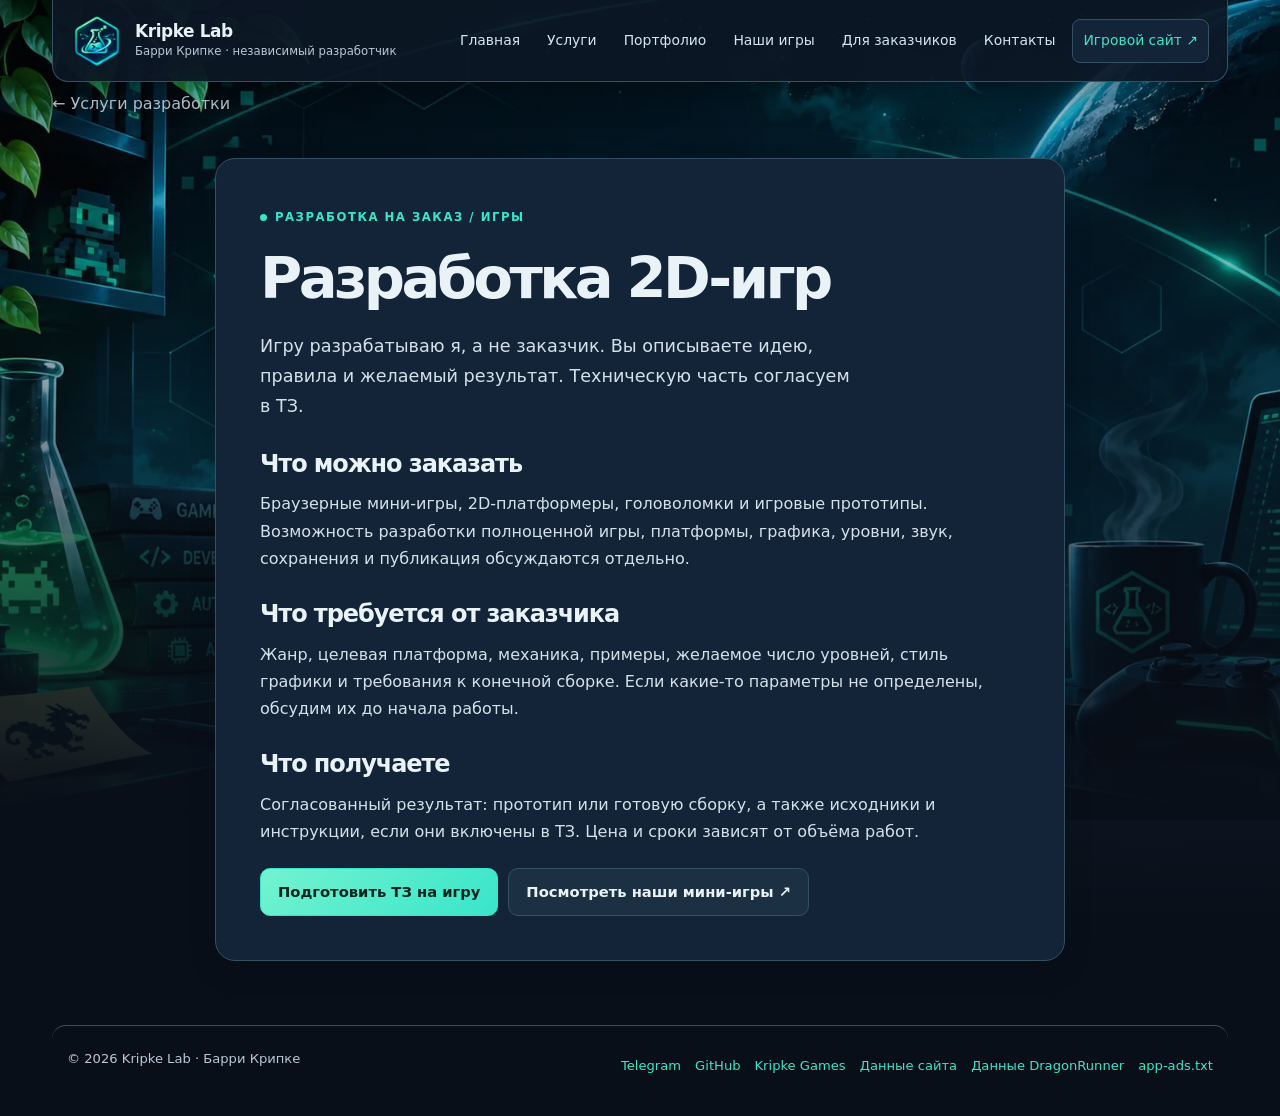
<file: release-checklist.html>
<!DOCTYPE html>

<html lang="ru"><head><meta charset="utf-8"/><meta content="width=device-width,initial-scale=1" name="viewport"/><meta content="#090f19" name="theme-color"/><title>Разработка 2D-игр на заказ | Kripke Lab</title><meta content="Разработка 2D-игр по согласованному техническому заданию." name="description"/><link href="https://barrikripke.github.io/kripke-lab/release-checklist.html" rel="canonical"/><meta content="Разработка 2D-игр на заказ" property="og:title"/><meta content="Разработка 2D-игр по согласованному техническому заданию." property="og:description"/><meta content="https://barrikripke.github.io/kripke-lab/social-preview.png" property="og:image"/><link href="kripke-mark.svg" rel="icon" type="image/svg+xml"/><link href="kripke.css?v=55" rel="stylesheet"/></head><body><a class="skip" href="#main">К содержанию</a><div class="wrap"><header class="head"><a class="brand" href="index.html"><img alt="" height="46" src="kripke-emblem.webp" width="46"/><span><b>Kripke Lab</b><small>Барри Крипке · независимый разработчик</small></span></a><nav aria-label="Основная навигация" class="nav"><a href="index.html">Главная</a><a href="index.html#services">Услуги</a><a href="index.html#portfolio">Портфолио</a><a href="index.html#games">Наши игры</a><a href="index.html#resources">Для заказчиков</a><a href="index.html#contacts">Контакты</a><a class="switch" href="https://barrikripke.github.io/">Игровой сайт ↗</a></nav></header><main id="main"><a class="back" href="index.html#services">← Услуги разработки</a><article class="article"><span class="kicker">Разработка на заказ / игры</span><h1>Разработка 2D-игр</h1><p class="lead">Игру разрабатываю я, а не заказчик. Вы описываете идею, правила и желаемый результат. Техническую часть согласуем в ТЗ.</p><h2>Что можно заказать</h2><p>Браузерные мини-игры, 2D-платформеры, головоломки и игровые прототипы. Возможность разработки полноценной игры, платформы, графика, уровни, звук, сохранения и публикация обсуждаются отдельно.</p><h2>Что требуется от заказчика</h2><p>Жанр, целевая платформа, механика, примеры, желаемое число уровней, стиль графики и требования к конечной сборке. Если какие-то параметры не определены, обсудим их до начала работы.</p><h2>Что получаете</h2><p>Согласованный результат: прототип или готовую сборку, а также исходники и инструкции, если они включены в ТЗ. Цена и сроки зависят от объёма работ.</p><div class="actions"><a class="btn primary" href="brief.html?type=game">Подготовить ТЗ на игру</a><a class="btn" href="https://barrikripke.github.io/mini-games.html">Посмотреть наши мини-игры ↗</a></div></article></main><footer class="foot"><span>© 2026 Kripke Lab · Барри Крипке</span><div class="footlinks"><a href="https://t.me/kripkelab">Telegram</a><a href="https://github.com/BarriKripke">GitHub</a><a href="https://barrikripke.github.io/">Kripke Games</a><a href="website-privacy.html">Данные сайта</a><a href="https://barrikripke.github.io/dragonrunner-privacy.html">Данные DragonRunner</a><a href="https://barrikripke.github.io/app-ads.txt">app-ads.txt</a></div></footer></div></body></html>
</file>
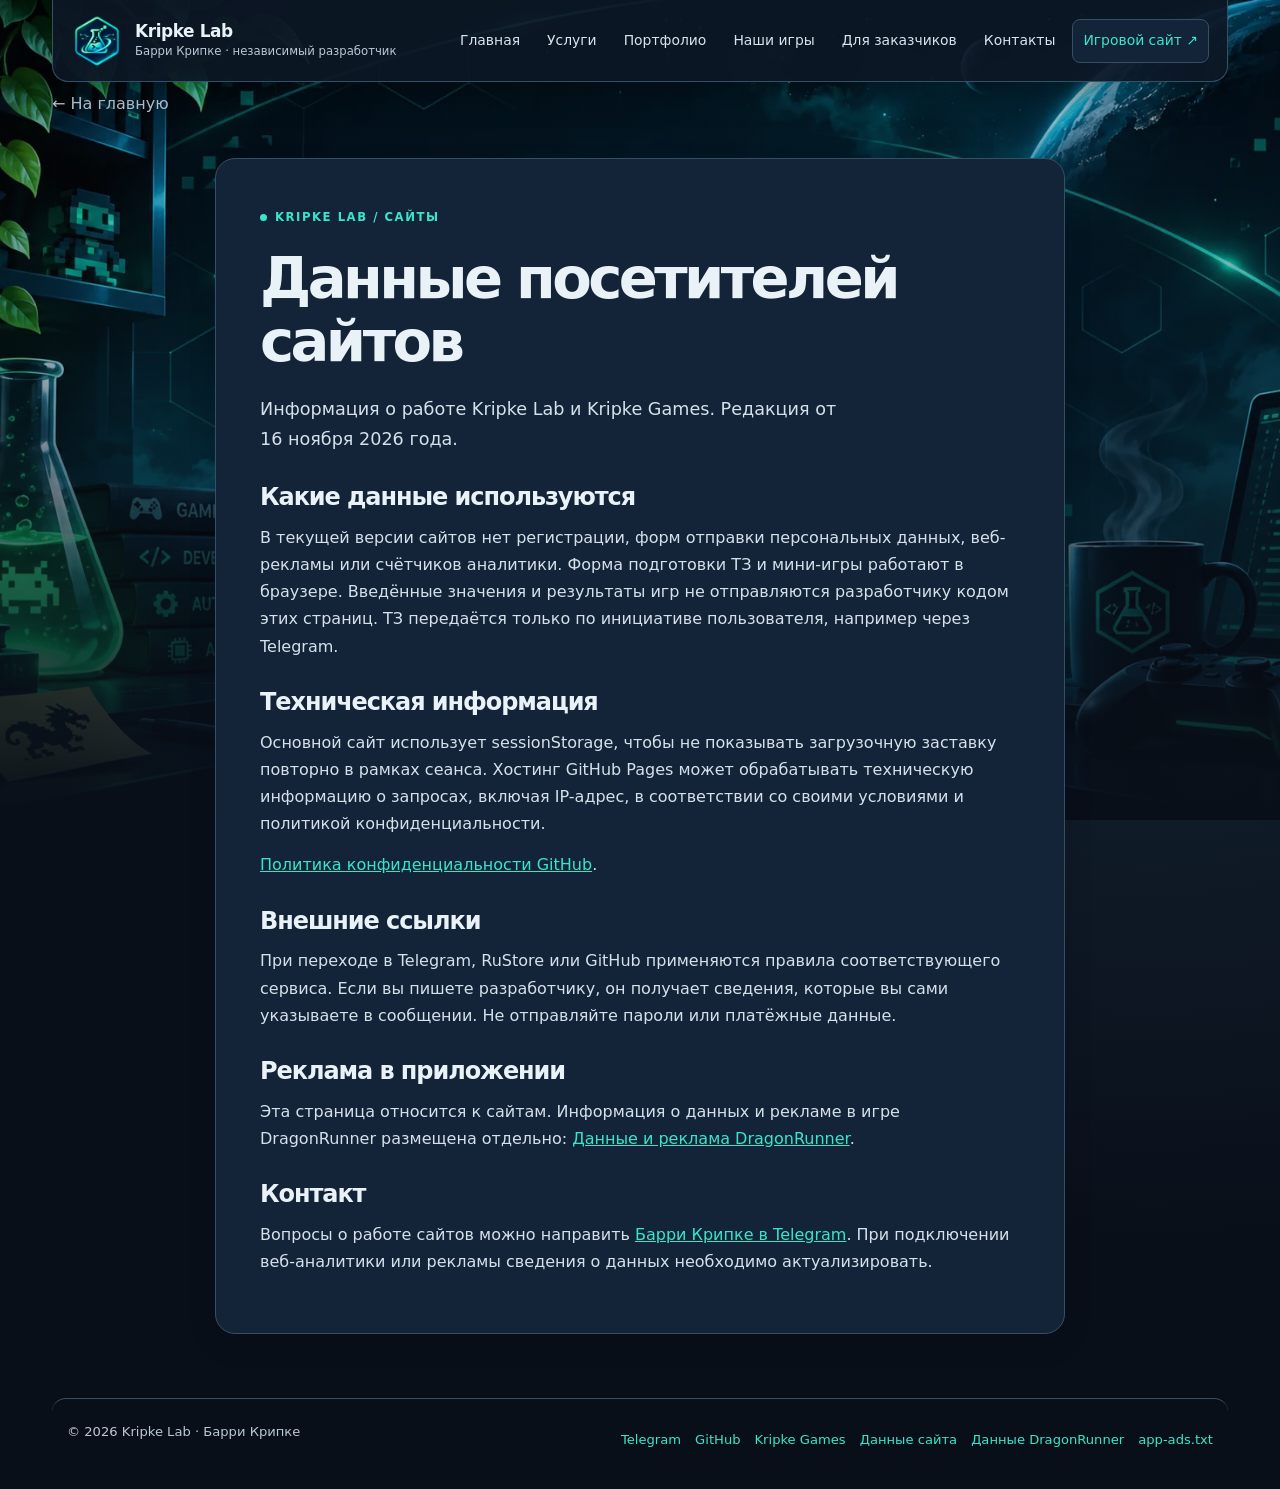
<file: website-privacy.html>
<!DOCTYPE html>

<html lang="ru"><head><meta charset="utf-8"/><meta content="width=device-width,initial-scale=1" name="viewport"/><meta content="#090f19" name="theme-color"/><title>Данные посетителей сайтов | Kripke Lab</title><meta content="Информация о данных посетителей Kripke Lab и Kripke Games." name="description"/><link href="https://barrikripke.github.io/kripke-lab/website-privacy.html" rel="canonical"/><meta content="Данные посетителей сайтов | Kripke Lab" property="og:title"/><meta content="Информация о данных посетителей Kripke Lab и Kripke Games." property="og:description"/><meta content="https://barrikripke.github.io/kripke-lab/social-preview.png" property="og:image"/><link href="kripke-mark.svg" rel="icon" type="image/svg+xml"/><link href="kripke.css?v=55" rel="stylesheet"/></head><body><a class="skip" href="#main">К содержанию</a><div class="wrap"><header class="head"><a class="brand" href="index.html"><img alt="" height="46" src="kripke-emblem.webp" width="46"/><span><b>Kripke Lab</b><small>Барри Крипке · независимый разработчик</small></span></a><nav aria-label="Основная навигация" class="nav"><a href="index.html">Главная</a><a href="index.html#services">Услуги</a><a href="index.html#portfolio">Портфолио</a><a href="index.html#games">Наши игры</a><a href="index.html#resources">Для заказчиков</a><a href="index.html#contacts">Контакты</a><a class="switch" href="https://barrikripke.github.io/">Игровой сайт ↗</a></nav></header><main id="main"><a class="back" href="index.html">← На главную</a><article class="article"><span class="kicker">Kripke Lab / сайты</span><h1>Данные посетителей сайтов</h1><p class="lead">Информация о работе Kripke Lab и Kripke Games. Редакция от 16 ноября 2026 года.</p><h2>Какие данные используются</h2><p>В текущей версии сайтов нет регистрации, форм отправки персональных данных, веб-рекламы или счётчиков аналитики. Форма подготовки ТЗ и мини-игры работают в браузере. Введённые значения и результаты игр не отправляются разработчику кодом этих страниц. ТЗ передаётся только по инициативе пользователя, например через Telegram.</p><h2>Техническая информация</h2><p>Основной сайт использует sessionStorage, чтобы не показывать загрузочную заставку повторно в рамках сеанса. Хостинг GitHub Pages может обрабатывать техническую информацию о запросах, включая IP-адрес, в соответствии со своими условиями и политикой конфиденциальности.</p><p><a href="https://docs.github.com/en/site-policy/privacy-policies/github-general-privacy-statement">Политика конфиденциальности GitHub</a>.</p><h2>Внешние ссылки</h2><p>При переходе в Telegram, RuStore или GitHub применяются правила соответствующего сервиса. Если вы пишете разработчику, он получает сведения, которые вы сами указываете в сообщении. Не отправляйте пароли или платёжные данные.</p><h2>Реклама в приложении</h2><p>Эта страница относится к сайтам. Информация о данных и рекламе в игре DragonRunner размещена отдельно: <a href="https://barrikripke.github.io/dragonrunner-privacy.html">Данные и реклама DragonRunner</a>.</p><h2>Контакт</h2><p>Вопросы о работе сайтов можно направить <a href="https://t.me/kripke_barry">Барри Крипке в Telegram</a>. При подключении веб-аналитики или рекламы сведения о данных необходимо актуализировать.</p></article></main><footer class="foot"><span>© 2026 Kripke Lab · Барри Крипке</span><div class="footlinks"><a href="https://t.me/kripkelab">Telegram</a><a href="https://github.com/BarriKripke">GitHub</a><a href="https://barrikripke.github.io/">Kripke Games</a><a href="website-privacy.html">Данные сайта</a><a href="https://barrikripke.github.io/dragonrunner-privacy.html">Данные DragonRunner</a><a href="https://barrikripke.github.io/app-ads.txt">app-ads.txt</a></div></footer></div></body></html>
</file>
<file: kripke.css>
:root{color-scheme:dark;--bg:#081426;--panel:#102236;--panel2:#142a3d;--line:#254658;--fg:#f4f7fa;--muted:#b2c1cd;--mint:#7ef4cc;--violet:#bb9cf6;--gold:#f4cc89;font-family:system-ui,-apple-system,BlinkMacSystemFont,"Segoe UI",sans-serif;font-synthesis:none}*{box-sizing:border-box}html{scroll-behavior:smooth}body{margin:0;background:var(--bg);color:var(--fg);line-height:1.6;position:relative;overflow-x:hidden}a{color:inherit}a:focus-visible,button:focus-visible{outline:3px solid var(--gold);outline-offset:4px}img{display:block;max-width:100%;height:auto}button{font:inherit;cursor:pointer}body::before{content:"";position:fixed;inset:0;z-index:-2;background:linear-gradient(180deg,rgba(8,20,38,.42) 0%,rgba(8,20,38,.76) 44%,rgba(8,20,38,.93) 72%,rgba(8,20,38,.98) 100%),url('kripke-bg-lab.webp') center top/cover no-repeat;pointer-events:none}body::after{content:"";position:fixed;inset:0;z-index:-1;background:radial-gradient(circle at 50% 18%,rgba(126,244,204,.08),transparent 26%),linear-gradient(180deg,rgba(8,20,38,.12),rgba(8,20,38,.12));pointer-events:none}.wrap{position:relative;z-index:1;backdrop-filter:none;max-width:1240px;margin:auto;padding:0 32px}.head{background:rgba(8,20,38,.34);backdrop-filter:blur(6px)}.wrap{max-width:1240px;margin:auto;padding:0 32px}.skip{position:absolute;top:-100px;left:12px;background:var(--mint);color:var(--bg);padding:12px;z-index:20}.skip:focus{top:12px}.head{min-height:88px;border-bottom:1px solid rgba(126,244,204,.10);display:flex;align-items:center;justify-content:space-between;gap:22px;position:sticky;top:0;z-index:12;padding-inline:0}.brand{display:flex;align-items:center;gap:12px;text-decoration:none;flex-shrink:0}.brand img{width:46px;height:46px}.brand b{display:block;font-size:1.06rem;line-height:1.2;letter-spacing:-.025em}.brand small{display:block;font-size:.73rem;color:var(--muted);margin-top:3px}.nav{display:flex;flex-wrap:wrap;align-items:center;gap:24px}.nav a{font-size:.9rem;text-decoration:none;color:var(--muted)}.nav a:hover,.nav a[aria-current=page]{color:var(--mint)}.nav .switch{border:1px solid rgba(126,244,204,.22);border-radius:10px;padding:8px 12px;color:var(--mint);background:rgba(16,34,54,.45);backdrop-filter:blur(5px)}.hero{display:grid;grid-template-columns:1.05fr .95fr;align-items:center;gap:48px;padding:76px 0 52px}.kicker{font:650 .73rem/1.5 system-ui,sans-serif;letter-spacing:.13em;text-transform:uppercase;color:var(--mint);display:inline-flex;gap:8px;align-items:center}.kicker:before{content:"";width:7px;height:7px;background:currentColor;border-radius:50%;flex:none}.kicker.pending{color:var(--gold)}h1,h2,h3,p{margin:0}h1{font-size:clamp(2.6rem,5.6vw,5.2rem);line-height:.99;letter-spacing:-.062em;margin:18px 0 22px;overflow-wrap:break-word}h1 span{color:var(--mint)}h2{font-size:clamp(1.85rem,3.4vw,2.8rem);line-height:1.1;letter-spacing:-.045em}h3{font-size:1.35rem;line-height:1.2;letter-spacing:-.025em}p{color:var(--muted);line-height:1.7}.lead{font-size:1.1rem;max-width:600px}.actions{display:flex;align-items:center;gap:10px;flex-wrap:wrap;margin-top:24px}.btn{display:inline-flex;min-height:48px;padding:11px 17px;align-items:center;justify-content:center;border-radius:9px;border:1px solid var(--line);background:rgba(16,34,54,.78);font-size:.92rem;font-weight:750;text-decoration:none;color:var(--fg)}.btn.primary{background:linear-gradient(135deg,#8af6d3,#5be4d6 56%,#45d0eb);border-color:rgba(126,244,204,.85);color:#102820;box-shadow:0 14px 36px rgba(65,208,190,.22)}.btn:hover{border-color:var(--mint);transform:translateY(-1px)}.btn.primary:hover{background:#c5ffe5}.art{min-width:0;position:relative;isolation:isolate;border:1px solid var(--line);border-radius:22px;display:grid;place-items:center;min-height:350px;aspect-ratio:1.28;overflow:hidden;background:radial-gradient(ellipse at 50% 46%,#493661 0,#222a42 46%,#111e2c 78%);padding:34px 24px 42px}.art:before,.art:after{position:absolute;content:"";width:81%;aspect-ratio:1.7;border:1px solid #c6adff28;border-radius:50%;transform:rotate(-24deg);z-index:-1}.art:after{transform:rotate(24deg);width:91%}.art img{width:100%;max-width:480px;max-height:315px;object-fit:contain;filter:drop-shadow(0 16px 18px #0005)}.art .tag{position:absolute;bottom:13px;left:18px;color:#d0c3e6;font-size:.7rem;letter-spacing:.06em}.art .id{position:absolute;right:17px;top:13px;color:var(--violet);font:.75rem ui-monospace,monospace}.studio-art{background:linear-gradient(180deg,rgba(8,20,38,.18),rgba(8,20,38,.32)), radial-gradient(ellipse at 50% 46%,rgba(37,76,67,.72) 0,rgba(24,46,52,.82) 46%,rgba(17,30,44,.92) 78%);padding:25px}.studio-art:before,.studio-art:after{border-color:#a8f1d02b}.studio-art img{width:38%;max-width:160px;filter:drop-shadow(0 18px 24px #0004)}.studio-art .tag,.studio-art .id{color:var(--mint)}.studio-core{text-align:center;display:grid;justify-items:center;gap:12px}.studio-core b{font-size:clamp(1.2rem,3.5vw,2.25rem);letter-spacing:.12em}.studio-core small{font:.7rem ui-monospace,monospace;color:var(--mint);letter-spacing:.08em}.strip{display:grid;grid-template-columns:repeat(3,1fr);border-block:1px solid var(--line);margin-bottom:62px}.strip>div{padding:16px 22px;border-right:1px solid var(--line)}.strip>div:first-child{padding-left:0}.strip>div:last-child{border:0}.strip b{font-size:1.35rem;display:block;line-height:1.2}.strip small{font-size:.8rem;color:var(--muted)}.section{padding-bottom:62px;scroll-margin-top:25px}.sectionhead{display:flex;justify-content:space-between;align-items:end;gap:22px;margin-bottom:22px}.sectionhead h2{margin-top:8px}.sectionhead p{max-width:350px;font-size:.92rem}.cards{display:grid;grid-template-columns:1fr 1fr;gap:18px}.card{display:flex;flex-direction:column;overflow:hidden;min-width:0;border:1px solid rgba(126,244,204,.10);border-radius:18px;background:rgba(16,34,54,.78);backdrop-filter:blur(5px);box-shadow:0 18px 44px rgba(0,0,0,.16)}.visual{height:205px;display:grid;place-items:center;overflow:hidden;position:relative;border-bottom:1px solid var(--line);background:radial-gradient(ellipse at center,#41345a,#172438 72%);padding:16px}.visual img{width:100%;height:100%;max-width:310px;object-fit:contain;filter:drop-shadow(0 10px 12px #0005)}.cardbody{padding:23px;display:flex;flex-direction:column;align-items:flex-start;gap:10px;flex:1}.cardbody .actions{margin-top:auto;padding-top:8px}.board{background:radial-gradient(ellipse at center,#3c3d54,#172438 72%)}.board svg{width:175px;height:142px}.smallnote{color:var(--muted);font-size:.75rem;position:absolute;bottom:9px;right:12px}.grid3{display:grid;grid-template-columns:repeat(3,1fr);gap:15px}.detail{border:1px solid var(--line);border-radius:14px;background:rgba(16,34,54,.78);padding:23px;min-width:0}.detail .num{display:inline-block;margin-bottom:13px;color:var(--mint);font:650 .73rem ui-monospace,monospace;letter-spacing:.08em}.detail p{font-size:.92rem;margin-top:10px}.callout{display:grid;grid-template-columns:1fr auto;gap:24px;align-items:center;background:linear-gradient(120deg,rgba(25,56,48,.84),rgba(21,37,49,.88) 75%);border:1px solid #345147;border-radius:18px;padding:30px}.callout h2{margin:9px 0 12px}.callout .actions{margin:0}.foot{display:flex;justify-content:space-between;align-items:flex-start;flex-wrap:wrap;gap:15px;border-top:1px solid var(--line);padding:23px 0 35px;font-size:.82rem;color:var(--muted)}.footlinks{display:flex;flex-wrap:wrap;gap:14px}.foot a,.textlink{color:var(--mint);text-decoration:none}.foot a:hover,.textlink:hover{text-decoration:underline}.back{display:inline-block;padding-top:22px;color:var(--muted);text-decoration:none}.gamehero{padding-top:30px}.gamehero h1{font-size:clamp(2.65rem,6vw,4.9rem)}.note{padding:21px;border:1px solid rgba(126,244,204,.10);border-radius:16px;background:rgba(16,34,54,.78);backdrop-filter:blur(5px);box-shadow:0 14px 36px rgba(0,0,0,.12)}.note p{margin-top:9px}.boot{position:fixed;inset:0;background:#0a111a;z-index:100;display:grid;place-items:center;padding:22px}.boot[hidden]{display:none}.bootbox{width:min(560px,100%);border:1px solid var(--line);border-radius:16px;background:rgba(16,29,40,.94);padding:24px;box-shadow:0 20px 90px #0005}.boothead{display:flex;align-items:center;gap:12px;border-bottom:1px solid var(--line);padding-bottom:17px;margin-bottom:17px}.boothead img{width:45px}.boothead b{display:block;letter-spacing:.1em}.boothead small{color:var(--muted);font: .72rem ui-monospace,monospace}.bootlines{font: .78rem/1.8 ui-monospace,monospace;min-height:116px;color:var(--muted)}.bootlines div{opacity:0;animation:appear .22s forwards;animation-delay:var(--d)}.bootlines span{color:var(--mint)}.bootbar{height:5px;background:#263841;border-radius:4px;overflow:hidden;margin:12px 0 17px}.bootbar i{display:block;height:100%;width:100%;background:var(--mint);transform-origin:left;animation:load 1.8s linear both}.bootbottom{display:flex;justify-content:space-between;gap:12px;align-items:center;color:var(--mint);font-size:.8rem}.bootbottom button{background:transparent;border:1px solid var(--line);color:var(--fg);border-radius:7px;padding:6px 12px}.bootbottom button:hover{border-color:var(--mint)}@keyframes appear{to{opacity:1}}@keyframes load{from{transform:scaleX(0)}to{transform:scaleX(1)}}@media(max-width:850px){.wrap{padding:0 24px}.hero{grid-template-columns:1fr;gap:27px;padding:43px 0 32px}.art{min-height:0;max-height:370px;aspect-ratio:1.6}.art img{max-height:280px}.nav{gap:15px}.grid3{grid-template-columns:repeat(2,1fr)}.strip{margin-bottom:46px}.section{padding-bottom:46px}.callout{grid-template-columns:1fr}.sectionhead{flex-direction:column;align-items:start;gap:8px}.gamehero{padding-top:22px}}@media(max-width:550px){.wrap{padding:0 17px}.head{align-items:flex-start;flex-direction:column;padding:15px 0;gap:13px}.nav{gap:9px 15px}.nav a{font-size:.83rem}.nav .switch{padding:4px 8px}.hero{padding-top:31px}.hero h1{margin:12px 0 17px}.lead{font-size:1rem}.art{aspect-ratio:1.26;padding:26px 16px 35px}.art img{max-height:230px}.studio-art{padding:20px}.studio-art img{max-width:110px}.strip>div{padding:12px 7px}.strip b{font-size:1.05rem}.strip small{font-size:.71rem}.cards,.grid3{grid-template-columns:1fr}.cardbody,.detail,.note{padding:19px}.callout{padding:21px}.visual{height:180px}.btn{padding:10px 13px;font-size:.87rem}.actions{gap:8px}.foot{font-size:.78rem}}@media(prefers-reduced-motion:reduce){html{scroll-behavior:auto}.bootlines div{animation:none;opacity:1}.bootbar i{animation:none}}

.visual{grid-template-rows:minmax(0,1fr)}.visual img{height:100%;width:100%;min-height:0;max-height:100%;object-fit:contain}

.hero>div,.strip>div,.callout>div{min-width:0}.strip{grid-template-columns:repeat(3,minmax(0,1fr))}.strip b{overflow-wrap:anywhere}@media(max-width:550px){.hero{grid-template-columns:minmax(0,1fr)}.hero h1{font-size:clamp(2.12rem,8.4vw,2.9rem)}.brand small{font-size:.68rem}.studio-core{min-width:0}.studio-art .tag{font-size:.62rem}.callout{grid-template-columns:minmax(0,1fr)}}

.studio-art img{width:128px;max-width:100%}@media(max-width:550px){.studio-art img{width:100px}.lab-strip{grid-template-columns:1fr}.lab-strip>div{display:flex;align-items:center;justify-content:space-between;gap:12px;padding:10px 0;border-right:0;border-bottom:1px solid var(--line)}.lab-strip>div:last-child{border:0}.lab-strip b{overflow-wrap:normal}.lab-strip small{text-align:right}}

/* Emblem system */
.brand img,.boothead img {object-fit:contain;} .studio-core img{width:clamp(126px,19vw,208px);height:auto;filter:drop-shadow(0 12px 24px #02bed32a)}


.hero{padding:78px 0 52px}
.hero>div:first-child{background:linear-gradient(180deg,rgba(8,20,38,.58),rgba(8,20,38,.22));border:1px solid rgba(126,244,204,.12);border-radius:22px;padding:30px;backdrop-filter:blur(4px);box-shadow:0 18px 60px rgba(0,0,0,.18)}
.section,.strip,.foot{position:relative}
.section::before,.strip::before,.foot::before{content:"";position:absolute;inset:0;z-index:-1;border-radius:18px}
.section .cards .card,.section .detail,.note{backdrop-filter:blur(4px)}
@media(max-width:850px){.hero>div:first-child{padding:24px}}
@media(max-width:550px){body::before{background:linear-gradient(180deg,rgba(8,20,38,.38) 0%,rgba(8,20,38,.74) 43%,rgba(8,20,38,.94) 70%,rgba(8,20,38,.99) 100%),url('kripke-bg-lab.webp') 63% top/cover no-repeat}.hero>div:first-child{padding:20px;border-radius:18px}}


/* Lab polished adjustments */
.card,.detail,.note,.callout{backdrop-filter:blur(5px)}
.btn:hover,.nav .switch:hover{box-shadow:0 12px 32px rgba(65,208,190,.12)}

/* V4: coherent surfaces and accessible content */
body{isolation:isolate;overflow-x:visible} .head{background:rgba(8,20,38,.86);border-radius:0 0 15px 15px;padding-inline:14px;z-index:12} .nav a{color:#d4e3ec}.nav a:hover{color:var(--mint)} .section{scroll-margin-top:108px}.hero>div:first-child{background:linear-gradient(135deg,rgba(8,20,38,.84),rgba(8,20,38,.70));border-color:#345365;box-shadow:0 16px 42px #0003}.btn{border-radius:12px;background:#172e42;border-color:#355568;min-height:46px}.btn.primary{background:linear-gradient(135deg,#8af6d3,#62deea);color:#102820}.card,.detail,.note{background:#12263a;border:1px solid #345365;border-radius:18px}.callout{border-radius:18px;background:linear-gradient(120deg,#15362f,#14283a)}.sectionhead p,.foot,.back{color:#c7d6e0}.sectionhead h2,.sectionhead p,.foot,.back{text-shadow:0 2px 8px #000}.ad-slot[hidden]{display:none!important}.ad-slot{margin:0 0 48px;padding:16px 0;min-width:0;border-block:1px solid #345365}.ad-slot>div{min-width:0}.article{max-width:850px;margin:32px auto 64px;background:#102236;border:1px solid #345365;border-radius:20px;padding:clamp(20px,4vw,44px)}.article h1{font-size:clamp(2rem,5vw,3.6rem);line-height:1.1}.article h2{font-size:1.5rem;margin:28px 0 12px;line-height:1.2}.article p,.article li{margin:0 0 14px;color:#d5e1ea}.article ul,.article ol{padding-left:24px}.article code{overflow-wrap:anywhere;color:var(--mint)}.article .actions{margin-top:22px}.tool-grid{display:grid;grid-template-columns:repeat(2,minmax(0,1fr));gap:16px;margin:24px 0}.tool-grid label{display:grid;gap:6px;font-size:.9rem;color:#deeaf1}.tool-grid input{min-width:0;width:100%;background:#081426;border:1px solid #456475;border-radius:9px;padding:12px;color:#fff;font:inherit}.result{margin:18px 0;padding:16px;background:#0c1b2b;border:1px solid var(--line);border-radius:12px}.result strong{color:var(--mint);display:block;font-size:1.7rem;overflow-wrap:anywhere}.memory-grid{display:grid;grid-template-columns:repeat(4,minmax(0,1fr));gap:10px;max-width:460px;margin:20px auto}.memory-grid button{aspect-ratio:1;min-width:0;border-radius:12px;border:1px solid #467388;background:#19364c;color:#a8f1d0;font-size:clamp(1.3rem,6vw,2rem);font-weight:700}.memory-grid button.revealed{background:#244d58;color:#fff}.memory-grid button.matched{background:#17483b;color:#cbffe8;border-color:#73dcbb}.memory-grid button:disabled{opacity:1;cursor:default}.game-status{min-height:3em;margin-top:12px}.resource-card{display:flex;flex-direction:column;gap:10px}.resource-card .actions{margin-top:auto;padding-top:10px}.resource-card p{margin:0}.content-top{padding-top:38px}.head .brand{min-width:0}.head .nav{min-width:0}.btn{max-width:100%;text-align:center}.hero>div:first-child{min-width:0}.article .btn{cursor:pointer}.article input:focus-visible{outline:3px solid var(--gold);outline-offset:2px}
@media(max-width:850px){.head{position:relative;flex-wrap:wrap}.section{scroll-margin-top:20px}.hero{padding:38px 0 32px}.gamehero{padding-top:22px}.nav{gap:8px 15px}.head .nav a{padding-block:6px}.head .nav .switch{padding:6px 10px}.article{margin:20px auto 40px}}@media(max-width:550px){.head{padding:14px 8px}.nav a{font-size:.83rem}.hero>div:first-child{padding:18px}.tool-grid{grid-template-columns:1fr}.article{padding:18px}.memory-grid{gap:7px}.strip>div{padding-inline:6px}.ad-slot{margin-bottom:32px}}
@media(prefers-reduced-motion:reduce){.btn:hover{transform:none}}

/* V5: release layout */
body::before{z-index:-2} .wrap{isolation:auto} .head{gap:18px;min-height:82px;box-shadow:0 8px 25px #0003} .nav{gap:12px 20px}.nav a{display:inline-flex;align-items:center;min-height:40px}.nav .switch{white-space:nowrap}.brand img{flex:none}.brand span{min-width:0}.brand small{line-height:1.35}.hero{gap:28px}.hero>div:first-child{background:linear-gradient(135deg,#081426e8,#081426af)} .card,.detail,.note,.article{background:#102236f5}.strip{background:#0c1c2bcc}.sectionhead h2,.sectionhead p,.foot,.back{text-shadow:0 2px 6px #000}.sectionhead{background:#081426b0;border-radius:12px;padding:12px 16px}.foot{background:#081426dc;padding:22px 15px 32px;border-radius:14px 14px 0 0}.btn{line-height:1.35;min-height:46px;white-space:normal}.art img,.visual img{object-fit:contain}.visual img{max-height:100%}.tool-grid input{min-height:46px}.smallnote{background:#081426cc;padding:2px 7px;border-radius:5px}.back{min-height:44px}.article a:not(.btn){color:var(--mint);overflow-wrap:anywhere}
@media(max-width:850px){.head{gap:10px;min-height:0;position:relative}.nav{gap:4px 14px}.nav a{min-height:40px}.hero{gap:24px}.sectionhead{padding:12px}.section{scroll-margin-top:16px}}
@media(max-width:550px){.head{padding:12px 8px}.brand{max-width:100%}.brand small{white-space:normal}.nav{width:100%;gap:0 12px}.nav .switch{white-space:normal}.hero>div:first-child{padding:18px}.hero .actions .btn{flex:1 1 auto}.strip b{font-size:1rem}.art{min-height:0}.foot{padding-inline:10px}.footlinks{gap:10px 14px}.sectionhead{padding:10px 12px}}

/* V5.1 portfolio and legacy integration */
.portfolio-visual{aspect-ratio:1.65;display:grid;grid-template-rows:minmax(0,1fr);place-items:center;background:#091827;border-bottom:1px solid #345365;padding:10px;overflow:hidden}.portfolio-visual img{width:100%;height:100%;min-height:0;object-fit:contain;border-radius:6px}.portfolio-card .cardbody{padding:18px;gap:8px}.portfolio-card h3{font-size:1.13rem}.portfolio-card p{font-size:.92rem}.nav{justify-content:flex-end;gap:8px 15px}.head{flex-wrap:wrap}.head .brand{flex-shrink:0}.head .nav{flex:1 1 auto}.callout{grid-template-columns:minmax(0,1fr) minmax(0,auto)}.callout .actions{max-width:440px;justify-content:flex-end}.btn{overflow-wrap:anywhere}@media(max-width:1050px){.head{position:relative}.head .nav{justify-content:flex-start}.section{scroll-margin-top:20px}}@media(max-width:850px){.callout{grid-template-columns:minmax(0,1fr)}.callout .actions{justify-content:flex-start;max-width:none}.head .nav{flex:0 1 auto}}@media(max-width:550px){.portfolio-card .cardbody{padding:16px}.portfolio-visual{aspect-ratio:1.5}.nav{gap:0 12px}.head .nav{width:100%}}

/* V5.2 — shared visual identity, page-top scenery */
:root{--bg:#090f19;--panel:#142438;--panel2:#1b3043;--line:#355064;--fg:#e9f2f7;--muted:#b9c8d5;--mint:#39e5ca;--violet:#ac91ff}
body{background:radial-gradient(ellipse at 90% 35%,#142332 0,transparent 53%),var(--bg);isolation:isolate;position:relative}
body::before{position:absolute;inset:0 0 auto;height:820px;z-index:-2;background:linear-gradient(180deg,#090f1930 0%,#090f1955 44%,var(--bg) 100%),url('kripke-bg-lab.webp') center top/cover no-repeat;pointer-events:none}
body::after{display:none}
.head{background:#0c1725ef;border:1px solid var(--line);border-top:0;box-shadow:0 12px 32px #0004;padding-inline:20px;position:relative;backdrop-filter:none}
.brand img{width:52px;height:52px}.nav a{color:#d4e6ed}.nav .switch{background:var(--panel);border-color:var(--line)}
.hero{gap:32px;padding:66px 0 42px}.hero>div:first-child{padding:28px;background:linear-gradient(125deg,#0a1424ee,#0a1424a6);border:1px solid var(--line);box-shadow:0 18px 55px #0004;backdrop-filter:none}.hero h1{font-size:clamp(2.5rem,4.3vw,4.5rem);line-height:1.06;letter-spacing:-.045em}.hero h1 span{color:var(--mint)}
.art{background:radial-gradient(ellipse at 50% 45%,#214c48b5,#141e33e8 72%);border-color:var(--line);box-shadow:0 18px 55px #0004}
.card,.detail,.note,.article{background:var(--panel);border-color:var(--line);backdrop-filter:none;box-shadow:0 10px 28px #0002}.card .visual{background:radial-gradient(ellipse at center,#3a345b,#182438 75%)}.card .board{background:radial-gradient(ellipse at center,#42405d,#182438 75%)}
.sectionhead{background:transparent;text-shadow:none;padding:0 0 4px}.sectionhead h2,.sectionhead p,.back,.foot{text-shadow:none}.sectionhead p,.back,.foot{color:var(--muted)}.strip{background:var(--panel);border:1px solid var(--line);border-radius:15px;padding-inline:16px}.strip>div:first-child{padding-left:12px}
.btn{background:var(--panel2);border-color:var(--line);border-radius:10px;box-shadow:none}.btn.primary{background:linear-gradient(135deg,#72f3d0,#39e5ca);border-color:#39e5ca;color:#09251f;box-shadow:none}.btn.primary:hover{background:#a1ffe8}.btn:active{transform:none}.callout{background:linear-gradient(120deg,#18382f,var(--panel));border-color:var(--line);backdrop-filter:none}.foot{background:transparent;border-color:var(--line)}.kicker.pending{color:#f4cc89}
.arcade-card{display:grid;grid-template-columns:minmax(0, .9fr) minmax(0,1.1fr);align-items:stretch;overflow:hidden;border:1px solid var(--line);border-radius:20px;background:var(--panel);box-shadow:0 12px 40px #0003}.arcade-card .cardbody{justify-content:center;padding:30px;gap:14px}.arcade-card .cardbody .actions{margin-top:0;padding-top:0}.arcade-art{display:grid;place-items:center;min-height:240px;background:radial-gradient(ellipse at center,#494080,#242747 65%,#161d32);padding:24px}.arcade-art .mini-board{display:grid;grid-template-columns:repeat(4,1fr);gap:8px;width:min(100%,230px);transform:rotate(-6deg)}.mini-board span{aspect-ratio:1;display:grid;place-items:center;border-radius:9px;border:1px solid #8378b0;background:#30385c;color:#c3b5ff;font-size:1.45rem;font-weight:700;box-shadow:0 4px 0 #11182c}.mini-board span.open{background:#204e51;color:#8ef8df;border-color:#65d6c5}.mini-board span.done{background:#1b6554;color:#c1ffea;border-color:#65d6c5}.arcade-nav{color:var(--mint)!important;font-weight:750}.catalog-intro{padding:44px 0 24px;max-width:800px}.catalog-intro h1{font-size:clamp(2.3rem,5vw,4rem);line-height:1.08}.catalog-intro p{font-size:1.1rem}.game-tags{display:flex;gap:8px;flex-wrap:wrap}.game-tags span{font-size:.76rem;border:1px solid var(--line);padding:4px 9px;border-radius:6px;color:var(--muted)}
@media(max-width:850px){body::before{height:900px;background-position:center top}.head{padding-inline:14px}.hero{padding:32px 0 30px;gap:20px}.hero>div:first-child{padding:22px}.arcade-card{grid-template-columns:1fr 1fr}.sectionhead{padding:0 0 5px}}
@media(max-width:550px){body::before{height:720px;background:linear-gradient(180deg,#090f1940,#090f1970 40%,var(--bg) 100%),url('kripke-bg-lab.webp') center top/auto 720px no-repeat}.head{padding:12px 10px}.brand img{width:44px;height:44px}.hero h1{font-size:clamp(2rem,8vw,2.8rem)}.hero>div:first-child{padding:17px}.art{max-height:300px}.arcade-card{grid-template-columns:1fr}.arcade-card .cardbody{padding:20px}.arcade-art{min-height:200px;padding:22px}.arcade-art .mini-board{max-width:170px;gap:6px}.mini-board span{font-size:1.1rem}.catalog-intro{padding-top:28px}.strip{padding-inline:4px}.strip>div:first-child{padding-left:6px}}

/* V5.3 — Lab, services-first */
.hero>div:first-child{background:linear-gradient(125deg,#0a1424ed,#0a1424bd)}.studio-art{background:radial-gradient(ellipse at center,#183c45c9,#0b1728d6 75%)}.lab-strip{margin-bottom:52px}#resources .cards{grid-template-columns:repeat(3,minmax(0,1fr))}.resource-card{display:flex;flex-direction:column;align-items:flex-start}.resource-card .actions{margin-top:auto;padding-top:16px}.studio-core small{font-size:.68rem} @media(max-width:850px){#resources .cards{grid-template-columns:repeat(2,minmax(0,1fr))}}@media(max-width:550px){#resources .cards{grid-template-columns:1fr}.hero h1{overflow-wrap:normal}.lab-strip{margin-bottom:38px}}

/* V5.4 — accessible navigation and consistent controls */
.head{display:flex;gap:12px 20px;padding:14px 18px;align-items:center;border-radius:0 0 16px 16px}.head .brand{flex:0 1 auto;max-width:100%}.head .nav{flex:1 1 420px;justify-content:flex-end;gap:5px 7px}.head .nav a{display:inline-flex;align-items:center;justify-content:center;min-height:44px;padding:8px 10px;border-radius:8px;line-height:1.3;font-size:.87rem;text-align:center;text-decoration:none}.head .nav a:hover,.head .nav a[aria-current=page]{background:var(--panel2);color:var(--mint)}.head .nav .switch{border:1px solid var(--line);background:var(--panel);color:var(--mint)}.btn{min-height:48px;padding:12px 17px;line-height:1.35;white-space:normal;overflow-wrap:normal;transition:background-color .15s,border-color .15s,color .15s;touch-action:manipulation}.btn:hover{transform:none;background:var(--panel);border-color:var(--mint)}.btn.primary:hover{background:#a1ffe8;color:#09251f}.btn:active{filter:brightness(.9)}.btn:focus-visible,.nav a:focus-visible{outline:3px solid var(--gold);outline-offset:3px}.hero .actions{align-items:stretch}.sectionhead{align-items:flex-end}.service-actions{margin-top:20px}.cardbody .actions{align-items:stretch}.cardbody .actions .btn{flex:0 1 auto}.memory-grid button{touch-action:manipulation;min-height:44px}.memory-grid button:focus-visible{outline-offset:1px}.back{display:inline-flex;align-items:center;min-height:44px;padding:8px 0;line-height:1.4}.footlinks a{display:inline-flex;align-items:center;min-height:36px}
@media(max-width:1050px){.head .nav{flex-basis:100%;justify-content:flex-start}}@media(max-width:650px){.head{padding:12px;gap:12px;align-items:flex-start}.head .brand{width:100%}.head .nav{width:100%;flex:1 1 100%;display:grid;grid-template-columns:repeat(2,minmax(0,1fr));gap:6px}.head .nav a{background:var(--panel);border:1px solid var(--line);padding:7px 6px;font-size:.85rem;white-space:normal;min-width:0}.head .nav .switch{grid-column:1/-1;min-height:44px}.hero .actions,.callout .actions,.service-actions{display:flex;flex-direction:column;align-items:stretch}.hero .actions .btn,.callout .actions .btn,.service-actions .btn{width:100%;flex:0 1 auto}.cardbody .actions{width:100%}.cardbody .actions .btn{flex:1 1 auto}.sectionhead{align-items:flex-start}.catalog-intro h1{font-size:clamp(2rem,8vw,3rem)}.memory-grid{gap:6px}.art .tag{max-width:90%;font-size:.62rem}}
@media(prefers-reduced-motion:reduce){.btn{transition:none}}

/* Customer brief */
.brief-grid{display:grid;grid-template-columns:repeat(2,minmax(0,1fr));gap:16px;margin:24px 0}.brief-grid label{display:grid;gap:7px;font-weight:650;color:var(--fg)}.brief-grid .wide{grid-column:1/-1}.brief-grid input,.brief-grid select,.brief-grid textarea,#brief-text{width:100%;min-width:0;border:1px solid #597989;border-radius:10px;padding:12px;color:#f1f7fa;background:#132536;font:inherit;min-height:48px}.brief-grid textarea,#brief-text{resize:vertical}.brief-grid small{font-weight:400;color:var(--muted)}#brief-result{margin-top:28px}#brief-result[hidden]{display:none}#brief-text{margin-top:12px}#brief-status{color:var(--mint)}.brief-note{margin-top:24px}.detail .btn,.detail .textlink{margin-top:15px}.article ul{padding-left:22px}.article li{margin-bottom:8px}@media(max-width:550px){.brief-grid{grid-template-columns:minmax(0,1fr)}.brief-grid .wide{grid-column:auto}}
</file>
